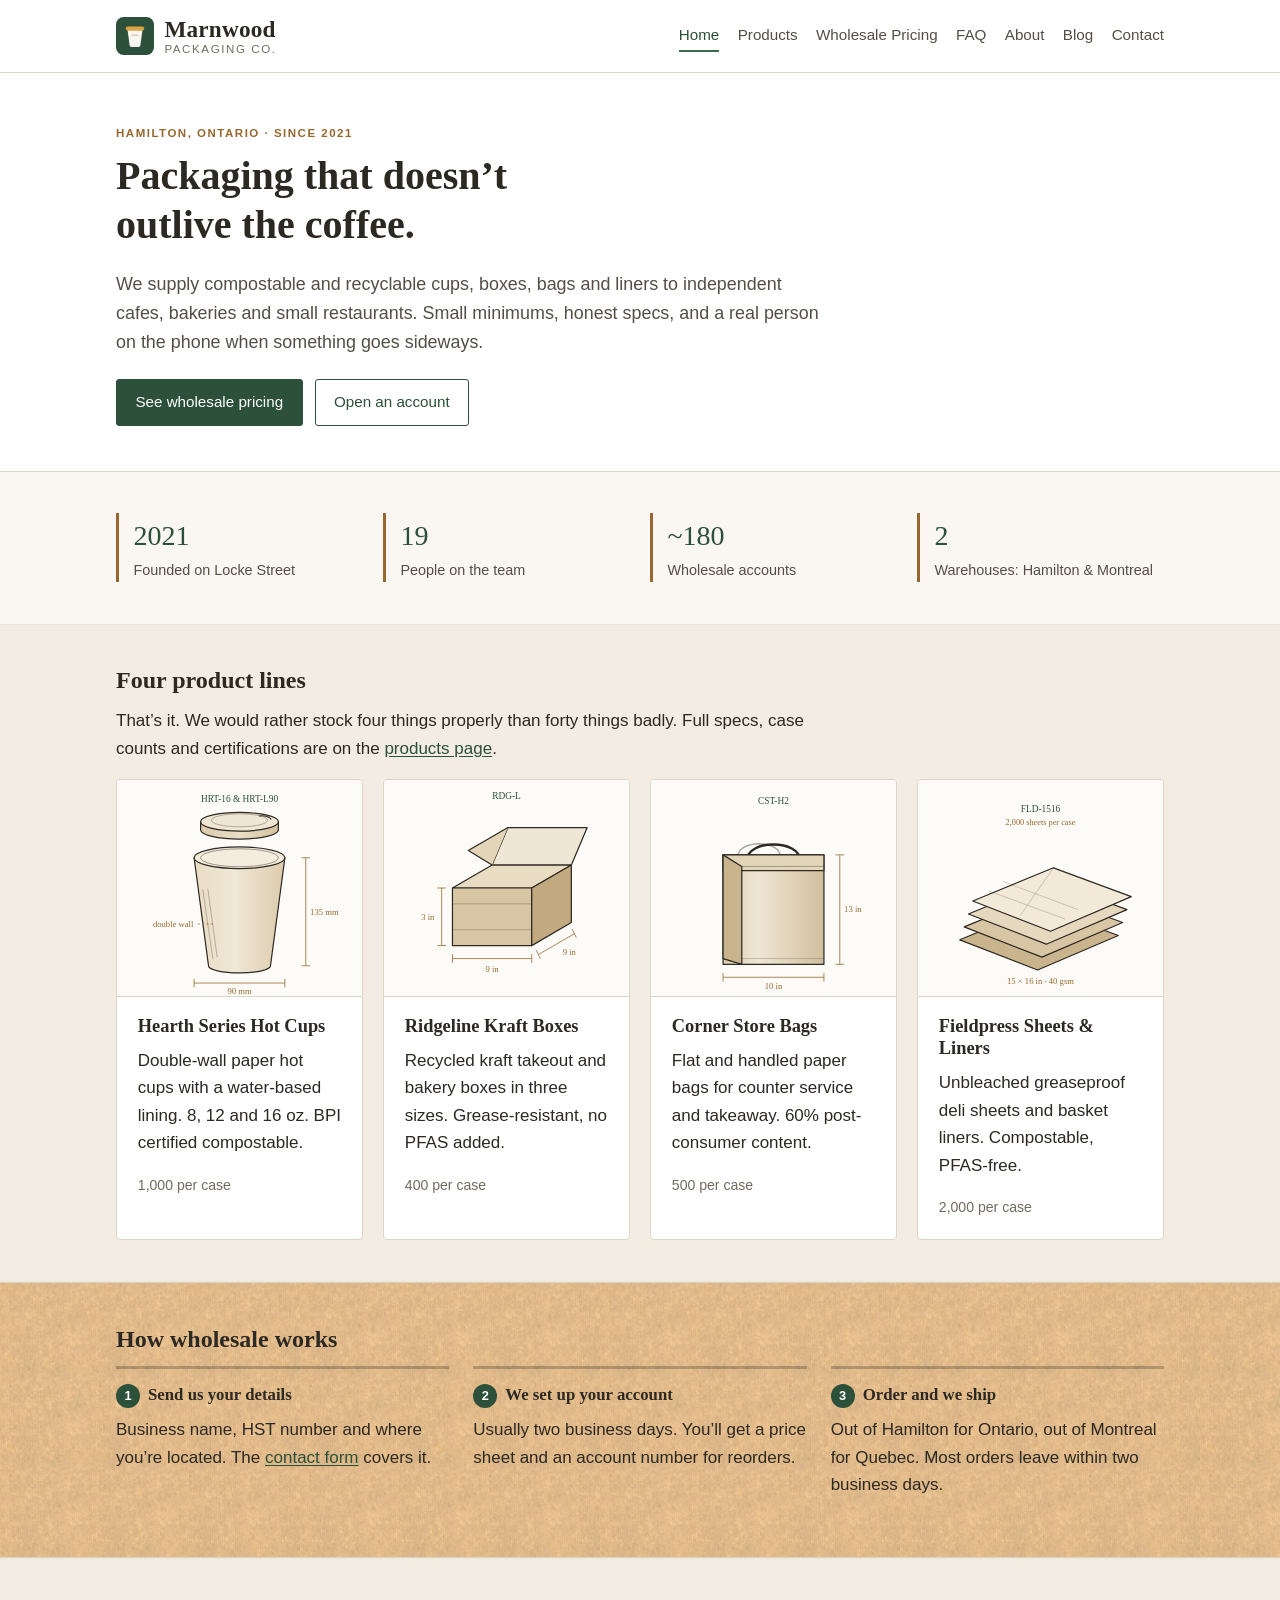
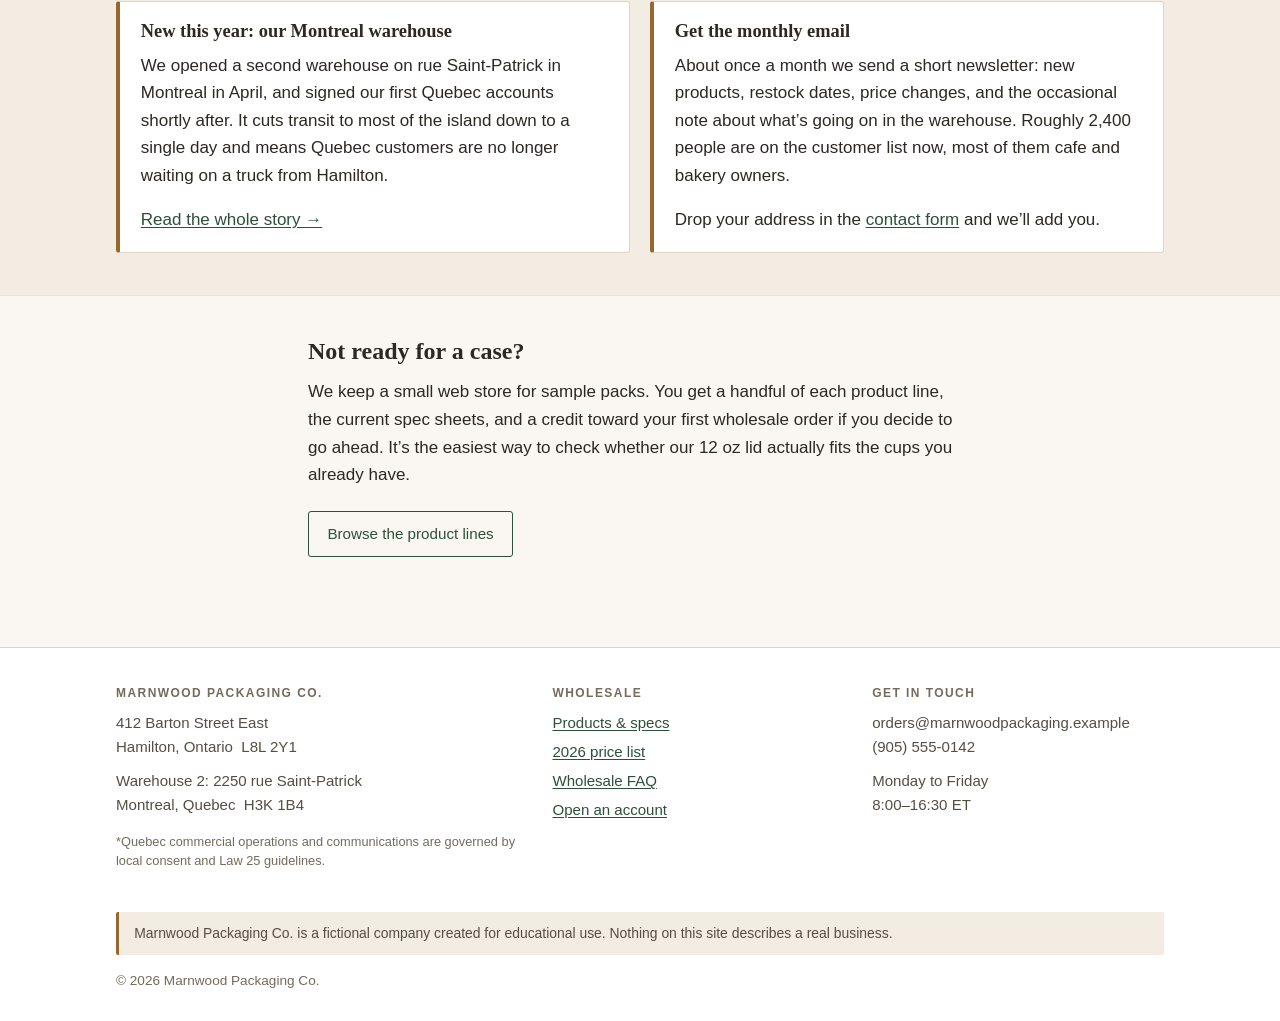
<file: index.html>
<!DOCTYPE html>
<html lang="en">
<head>
<meta charset="utf-8">
<meta name="viewport" content="width=device-width, initial-scale=1">
<meta name="robots" content="noindex, nofollow">
<title>Marnwood Packaging Co. — Compostable and recyclable packaging, Hamilton Ontario</title>
<meta name="description" content="Compostable and recyclable packaging for independent cafes, bakeries and small restaurants. Wholesale from Hamilton, Ontario.">
<link rel="stylesheet" href="style.css">
<link rel="icon" href="assets/favicon.svg" type="image/svg+xml">
</head>
<body>
<a class="skip-link" href="#main">Skip to content</a>

<header class="site-header">
  <div class="wrap header-inner">
    <a class="brand" href="index.html">
      <img class="brand-logo" src="assets/mark.svg" alt="" width="38" height="38">
      <span class="brand-text">
        <span class="brand-mark">Marnwood</span>
        <span class="brand-sub">Packaging Co.</span>
      </span>
    </a>
    <nav class="site-nav" aria-label="Main">
      <a href="index.html" aria-current="page">Home</a>
      <a href="products.html">Products</a>
      <a href="pricing.html">Wholesale Pricing</a>
      <a href="faq.html">FAQ</a>
      <a href="about.html">About</a>
      <a href="blog/index.html">Blog</a>
      <a href="contact.html">Contact</a>
    </nav>
  </div>
</header>

<main id="main">

<section class="hero">
  <div class="wrap">
    <p class="eyebrow">Hamilton, Ontario &middot; Since 2021</p>
    <h1>Packaging that doesn&rsquo;t outlive the coffee.</h1>
    <p class="lede">We supply compostable and recyclable cups, boxes, bags and liners to independent cafes,
    bakeries and small restaurants. Small minimums, honest specs, and a real person on the phone when
    something goes sideways.</p>
    <div class="btn-row">
      <a class="btn btn-primary" href="pricing.html">See wholesale pricing</a>
      <a class="btn btn-ghost" href="contact.html">Open an account</a>
    </div>
  </div>
</section>

<section class="section">
  <div class="wrap">
    <div class="stats">
      <div class="stat"><span class="stat-num">2021</span><span class="stat-label">Founded on Locke Street</span></div>
      <div class="stat"><span class="stat-num">19</span><span class="stat-label">People on the team</span></div>
      <div class="stat"><span class="stat-num">~180</span><span class="stat-label">Wholesale accounts</span></div>
      <div class="stat"><span class="stat-num">2</span><span class="stat-label">Warehouses: Hamilton &amp; Montreal</span></div>
    </div>
  </div>
</section>

<section class="section section-alt">
  <div class="wrap">
    <h2 style="margin-top:0">Four product lines</h2>
    <p class="measure">That&rsquo;s it. We would rather stock four things properly than forty things badly.
    Full specs, case counts and certifications are on the <a href="products.html">products page</a>.</p>
    <div class="grid grid-4">
      <div class="card card-media">
        <img class="product-art" src="assets/product-hearth.svg" alt="Line drawing of a double-wall paper hot cup with a separate fibre lid" width="340" height="300" loading="lazy">
        <div class="card-body">
          <h3>Hearth Series Hot Cups</h3>
          <p>Double-wall paper hot cups with a water-based lining. 8, 12 and 16 oz. BPI certified compostable.</p>
          <p class="card-note">1,000 per case</p>
        </div>
      </div>
      <div class="card card-media">
        <img class="product-art" src="assets/product-ridgeline.svg" alt="Isometric line drawing of a kraft tuck-top takeout box with the lid flap raised" width="340" height="300" loading="lazy">
        <div class="card-body">
          <h3>Ridgeline Kraft Boxes</h3>
          <p>Recycled kraft takeout and bakery boxes in three sizes. Grease-resistant, no PFAS added.</p>
          <p class="card-note">400 per case</p>
        </div>
      </div>
      <div class="card card-media">
        <img class="product-art" src="assets/product-corner-store.svg" alt="Line drawing of a handled kraft paper bag showing the side gusset" width="340" height="300" loading="lazy">
        <div class="card-body">
          <h3>Corner Store Bags</h3>
          <p>Flat and handled paper bags for counter service and takeaway. 60% post-consumer content.</p>
          <p class="card-note">500 per case</p>
        </div>
      </div>
      <div class="card card-media">
        <img class="product-art" src="assets/product-fieldpress.svg" alt="Line drawing of a fanned stack of unbleached greaseproof deli sheets" width="340" height="300" loading="lazy">
        <div class="card-body">
          <h3>Fieldpress Sheets &amp; Liners</h3>
          <p>Unbleached greaseproof deli sheets and basket liners. Compostable, PFAS-free.</p>
          <p class="card-note">2,000 per case</p>
        </div>
      </div>
    </div>
  </div>
</section>

<section class="section kraft-band">
  <div class="wrap">
    <h2 style="margin-top:0">How wholesale works</h2>
    <div class="steps">
      <div class="step">
        <h3>Send us your details</h3>
        <p>Business name, HST number and where you&rsquo;re located. The
        <a href="contact.html">contact form</a> covers it.</p>
      </div>
      <div class="step">
        <h3>We set up your account</h3>
        <p>Usually two business days. You&rsquo;ll get a price sheet and an account number for reorders.</p>
      </div>
      <div class="step">
        <h3>Order and we ship</h3>
        <p>Out of Hamilton for Ontario, out of Montreal for Quebec. Most orders leave within two business days.</p>
      </div>
    </div>
  </div>
</section>

<section class="section section-alt">
  <div class="wrap">
    <div class="grid grid-2">
      <div class="callout">
        <h3>New this year: our Montreal warehouse</h3>
        <p>We opened a second warehouse on rue Saint-Patrick in Montreal in April, and signed our first
        Quebec accounts shortly after. It cuts transit to most of the island down to a single day and means
        Quebec customers are no longer waiting on a truck from Hamilton.</p>
        <p><a href="blog/montreal-warehouse.html">Read the whole story &rarr;</a></p>
      </div>
      <div class="callout">
        <h3>Get the monthly email</h3>
        <p>About once a month we send a short newsletter: new products, restock dates, price changes, and the
        occasional note about what&rsquo;s going on in the warehouse. Roughly 2,400 people are on the customer
        list now, most of them cafe and bakery owners.</p>
        <p>Drop your address in the <a href="contact.html">contact form</a> and we&rsquo;ll add you.</p>
      </div>
    </div>
  </div>
</section>

<section class="section">
  <div class="wrap measure">
    <h2 style="margin-top:0">Not ready for a case?</h2>
    <p>We keep a small web store for sample packs. You get a handful of each product line, the current spec
    sheets, and a credit toward your first wholesale order if you decide to go ahead. It&rsquo;s the easiest way
    to check whether our 12 oz lid actually fits the cups you already have.</p>
    <div class="btn-row">
      <a class="btn btn-ghost" href="products.html">Browse the product lines</a>
    </div>
  </div>
</section>

</main>

<footer class="site-footer">
  <div class="wrap">
    <div class="footer-cols">
      <div>
        <h2>Marnwood Packaging Co.</h2>
        <p>412 Barton Street East<br>Hamilton, Ontario&nbsp; L8L 2Y1</p>
        <p>Warehouse 2: 2250 rue Saint-Patrick<br>Montreal, Quebec&nbsp; H3K 1B4</p>
        <p class="legal-fine-print">*Quebec commercial operations and communications are governed by local consent and Law&nbsp;25 guidelines.</p>
      </div>
      <div>
        <h2>Wholesale</h2>
        <ul>
          <li><a href="products.html">Products &amp; specs</a></li>
          <li><a href="pricing.html">2026 price list</a></li>
          <li><a href="faq.html">Wholesale FAQ</a></li>
          <li><a href="contact.html">Open an account</a></li>
        </ul>
      </div>
      <div>
        <h2>Get in touch</h2>
        <p>orders@marnwoodpackaging.example<br>(905) 555&#8209;0142</p>
        <p>Monday to Friday<br>8:00&ndash;16:30 ET</p>
      </div>
    </div>
    <p class="fiction-notice">Marnwood Packaging Co. is a fictional company created for educational use. Nothing on this site describes a real business.</p>
    <p class="copyright">&copy; 2026 Marnwood Packaging Co.</p>
  </div>
</footer>

</body>
</html>
</file>
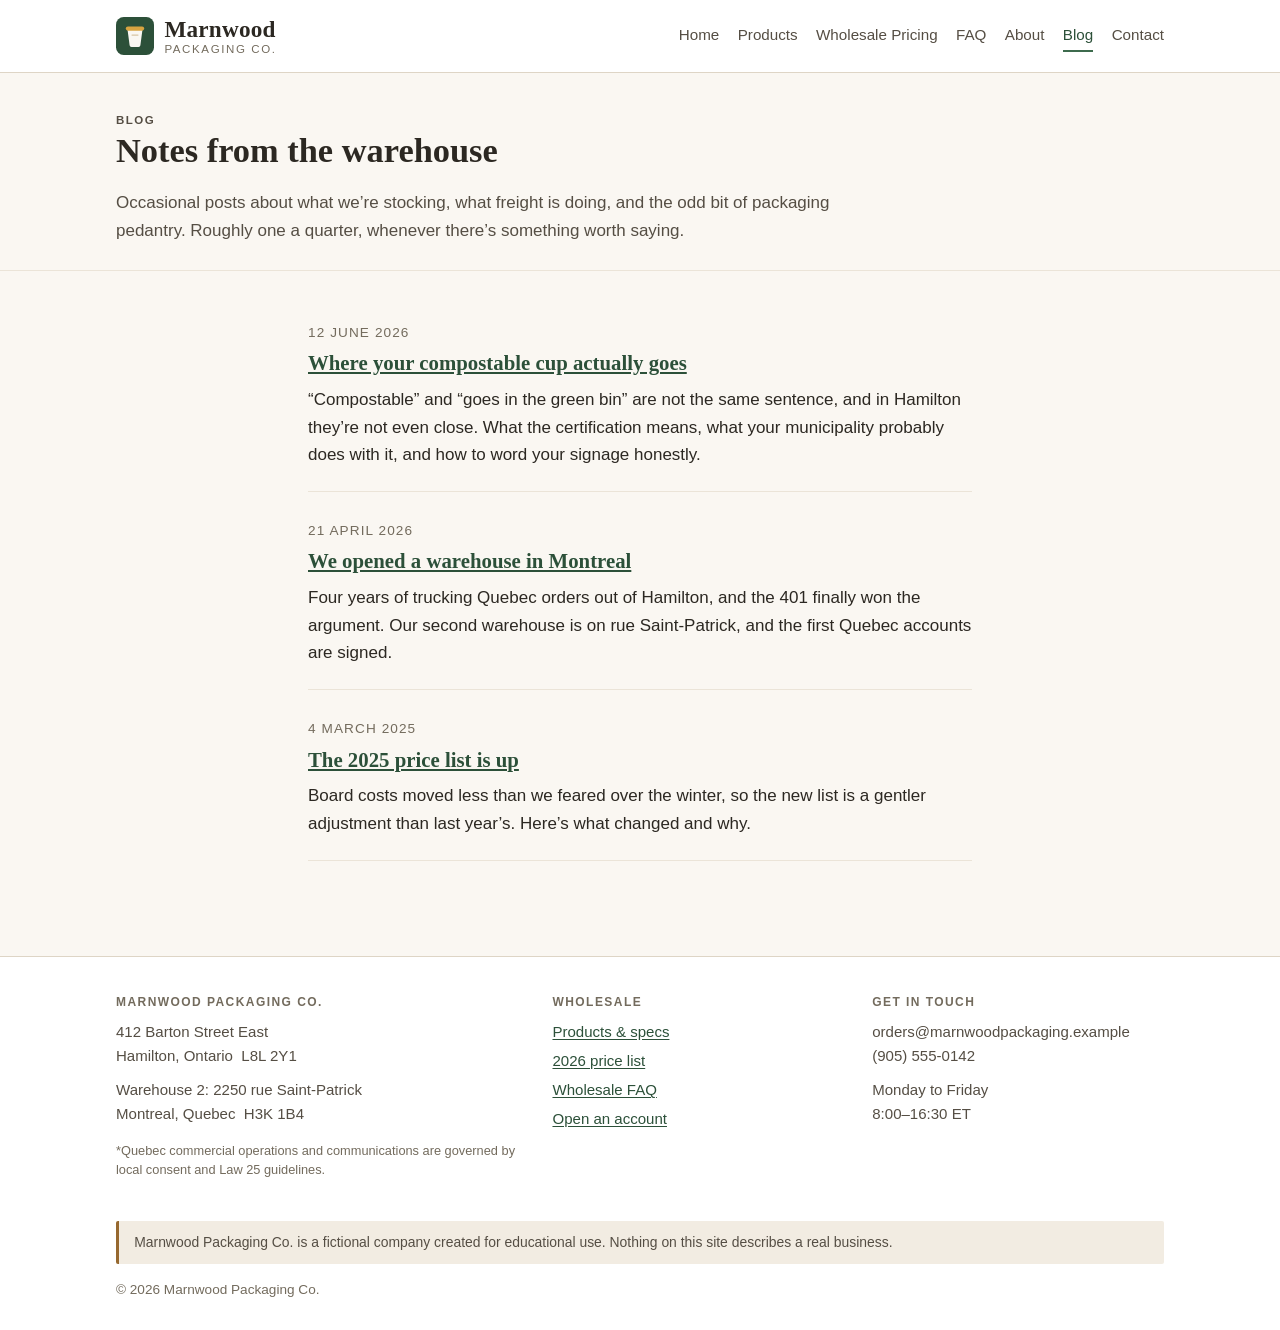
<file: blog/index.html>
<!DOCTYPE html>
<html lang="en">
<head>
<meta charset="utf-8">
<meta name="viewport" content="width=device-width, initial-scale=1">
<meta name="robots" content="noindex, nofollow">
<title>Blog — Marnwood Packaging Co.</title>
<meta name="description" content="Notes from the warehouse: price changes, the Montreal move, and what actually happens to a compostable cup.">
<link rel="stylesheet" href="../style.css">
<link rel="icon" href="../assets/favicon.svg" type="image/svg+xml">
</head>
<body>
<a class="skip-link" href="#main">Skip to content</a>

<header class="site-header">
  <div class="wrap header-inner">
    <a class="brand" href="../index.html">
      <img class="brand-logo" src="../assets/mark.svg" alt="" width="38" height="38">
      <span class="brand-text">
        <span class="brand-mark">Marnwood</span>
        <span class="brand-sub">Packaging Co.</span>
      </span>
    </a>
    <nav class="site-nav" aria-label="Main">
      <a href="../index.html">Home</a>
      <a href="../products.html">Products</a>
      <a href="../pricing.html">Wholesale Pricing</a>
      <a href="../faq.html">FAQ</a>
      <a href="../about.html">About</a>
      <a href="index.html" aria-current="page">Blog</a>
      <a href="../contact.html">Contact</a>
    </nav>
  </div>
</header>

<main id="main">

<div class="page-head">
  <div class="wrap">
    <p class="eyebrow">Blog</p>
    <h1>Notes from the warehouse</h1>
    <p>Occasional posts about what we&rsquo;re stocking, what freight is doing, and the odd bit of
    packaging pedantry. Roughly one a quarter, whenever there&rsquo;s something worth saying.</p>
  </div>
</div>

<section class="section">
  <div class="wrap measure">
    <ul class="post-list">

      <li class="post-item">
        <p class="post-meta">12 June 2026</p>
        <h2><a href="green-bin-reality.html">Where your compostable cup actually goes</a></h2>
        <p>&ldquo;Compostable&rdquo; and &ldquo;goes in the green bin&rdquo; are not the same sentence, and
        in Hamilton they&rsquo;re not even close. What the certification means, what your municipality
        probably does with it, and how to word your signage honestly.</p>
      </li>

      <li class="post-item">
        <p class="post-meta">21 April 2026</p>
        <h2><a href="montreal-warehouse.html">We opened a warehouse in Montreal</a></h2>
        <p>Four years of trucking Quebec orders out of Hamilton, and the 401 finally won the argument.
        Our second warehouse is on rue Saint-Patrick, and the first Quebec accounts are signed.</p>
      </li>

      <li class="post-item">
        <p class="post-meta">4 March 2025</p>
        <h2><a href="2025-price-list.html">The 2025 price list is up</a></h2>
        <p>Board costs moved less than we feared over the winter, so the new list is a gentler adjustment
        than last year&rsquo;s. Here&rsquo;s what changed and why.</p>
      </li>

    </ul>
  </div>
</section>

</main>

<footer class="site-footer">
  <div class="wrap">
    <div class="footer-cols">
      <div>
        <h2>Marnwood Packaging Co.</h2>
        <p>412 Barton Street East<br>Hamilton, Ontario&nbsp; L8L 2Y1</p>
        <p>Warehouse 2: 2250 rue Saint-Patrick<br>Montreal, Quebec&nbsp; H3K 1B4</p>
        <p class="legal-fine-print">*Quebec commercial operations and communications are governed by local consent and Law&nbsp;25 guidelines.</p>
      </div>
      <div>
        <h2>Wholesale</h2>
        <ul>
          <li><a href="../products.html">Products &amp; specs</a></li>
          <li><a href="../pricing.html">2026 price list</a></li>
          <li><a href="../faq.html">Wholesale FAQ</a></li>
          <li><a href="../contact.html">Open an account</a></li>
        </ul>
      </div>
      <div>
        <h2>Get in touch</h2>
        <p>orders@marnwoodpackaging.example<br>(905) 555&#8209;0142</p>
        <p>Monday to Friday<br>8:00&ndash;16:30 ET</p>
      </div>
    </div>
    <p class="fiction-notice">Marnwood Packaging Co. is a fictional company created for educational use. Nothing on this site describes a real business.</p>
    <p class="copyright">&copy; 2026 Marnwood Packaging Co.</p>
  </div>
</footer>

</body>
</html>
</file>
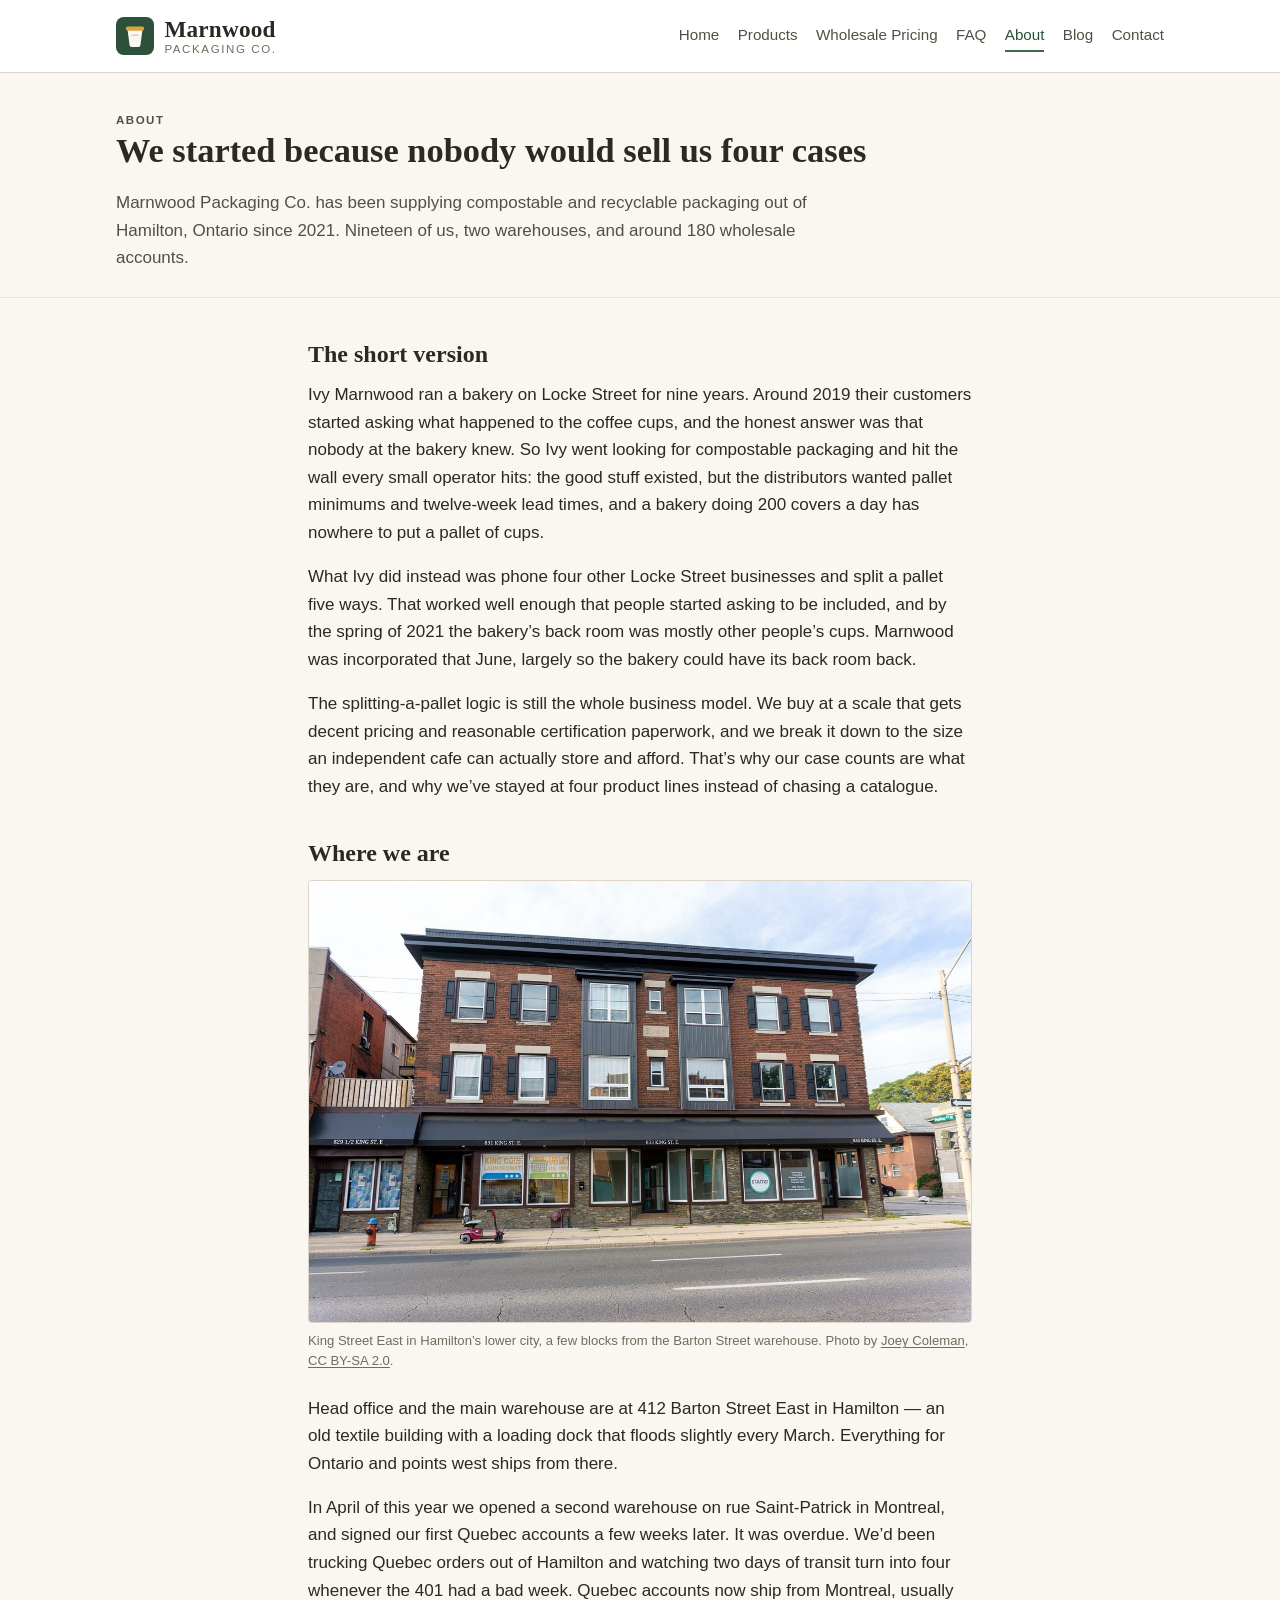
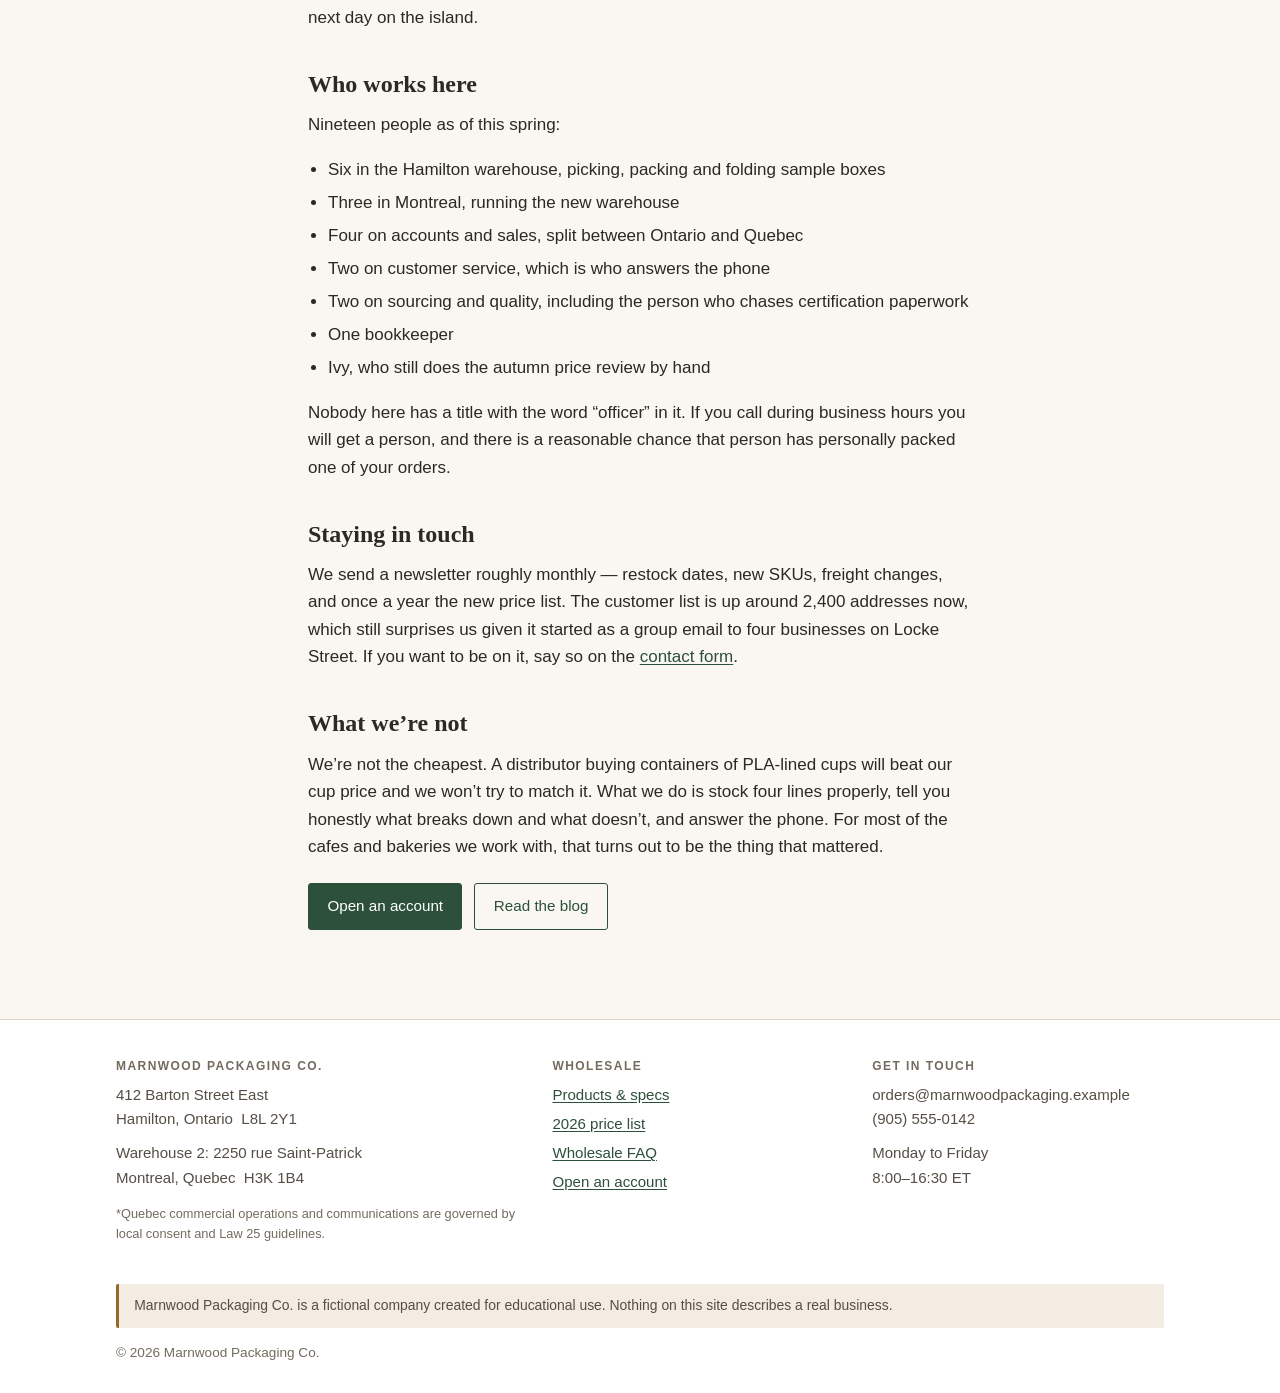
<file: about.html>
<!DOCTYPE html>
<html lang="en">
<head>
<meta charset="utf-8">
<meta name="viewport" content="width=device-width, initial-scale=1">
<meta name="robots" content="noindex, nofollow">
<title>About Marnwood Packaging Co. — Hamilton, Ontario</title>
<meta name="description" content="How Marnwood started on Locke Street in 2021, who works here, and where our two warehouses are.">
<link rel="stylesheet" href="style.css">
<link rel="icon" href="assets/favicon.svg" type="image/svg+xml">
</head>
<body>
<a class="skip-link" href="#main">Skip to content</a>

<header class="site-header">
  <div class="wrap header-inner">
    <a class="brand" href="index.html">
      <img class="brand-logo" src="assets/mark.svg" alt="" width="38" height="38">
      <span class="brand-text">
        <span class="brand-mark">Marnwood</span>
        <span class="brand-sub">Packaging Co.</span>
      </span>
    </a>
    <nav class="site-nav" aria-label="Main">
      <a href="index.html">Home</a>
      <a href="products.html">Products</a>
      <a href="pricing.html">Wholesale Pricing</a>
      <a href="faq.html">FAQ</a>
      <a href="about.html" aria-current="page">About</a>
      <a href="blog/index.html">Blog</a>
      <a href="contact.html">Contact</a>
    </nav>
  </div>
</header>

<main id="main">

<div class="page-head">
  <div class="wrap">
    <p class="eyebrow">About</p>
    <h1>We started because nobody would sell us four cases</h1>
    <p>Marnwood Packaging Co. has been supplying compostable and recyclable packaging out of Hamilton,
    Ontario since 2021. Nineteen of us, two warehouses, and around 180 wholesale accounts.</p>
  </div>
</div>

<section class="section">
  <div class="wrap measure">
    <h2 style="margin-top:0">The short version</h2>
    <p>Ivy Marnwood ran a bakery on Locke Street for nine years. Around 2019 their customers started asking
    what happened to the coffee cups, and the honest answer was that nobody at the bakery knew. So Ivy went
    looking for compostable packaging and hit the wall every small operator hits: the good stuff existed, but
    the distributors wanted pallet minimums and twelve-week lead times, and a bakery doing 200 covers a day
    has nowhere to put a pallet of cups.</p>

    <p>What Ivy did instead was phone four other Locke Street businesses and split a pallet five ways. That
    worked well enough that people started asking to be included, and by the spring of 2021 the bakery&rsquo;s
    back room was mostly other people&rsquo;s cups. Marnwood was incorporated that June, largely so the bakery
    could have its back room back.</p>

    <p>The splitting-a-pallet logic is still the whole business model. We buy at a scale that gets decent
    pricing and reasonable certification paperwork, and we break it down to the size an independent cafe can
    actually store and afford. That&rsquo;s why our case counts are what they are, and why we&rsquo;ve stayed
    at four product lines instead of chasing a catalogue.</p>

    <h2>Where we are</h2>
    <figure class="photo-figure">
      <img src="assets/img/hamilton-east-end.jpg" alt="A three-storey red brick commercial building on King Street East in Hamilton, Ontario, with storefronts at street level" width="1200" height="800" loading="lazy">
      <figcaption>King Street East in Hamilton&rsquo;s lower city, a few blocks from the Barton Street warehouse.
      Photo by <a href="https://commons.wikimedia.org/wiki/File:Hamilton_Ontario_King_Street_East_at_Holton_(50339442408).jpg">Joey Coleman</a>,
      <a href="https://creativecommons.org/licenses/by-sa/2.0/">CC BY-SA 2.0</a>.</figcaption>
    </figure>
    <p>Head office and the main warehouse are at 412 Barton Street East in Hamilton &mdash; an old textile
    building with a loading dock that floods slightly every March. Everything for Ontario and points west
    ships from there.</p>

    <p>In April of this year we opened a second warehouse on rue Saint-Patrick in Montreal, and signed our
    first Quebec accounts a few weeks later. It was overdue. We&rsquo;d been trucking Quebec orders out of
    Hamilton and watching two days of transit turn into four whenever the 401 had a bad week. Quebec accounts
    now ship from Montreal, usually next day on the island.</p>

    <h2>Who works here</h2>
    <p>Nineteen people as of this spring:</p>
    <ul>
      <li>Six in the Hamilton warehouse, picking, packing and folding sample boxes</li>
      <li>Three in Montreal, running the new warehouse</li>
      <li>Four on accounts and sales, split between Ontario and Quebec</li>
      <li>Two on customer service, which is who answers the phone</li>
      <li>Two on sourcing and quality, including the person who chases certification paperwork</li>
      <li>One bookkeeper</li>
      <li>Ivy, who still does the autumn price review by hand</li>
    </ul>

    <p>Nobody here has a title with the word &ldquo;officer&rdquo; in it. If you call during business hours
    you will get a person, and there is a reasonable chance that person has personally packed one of your
    orders.</p>

    <h2>Staying in touch</h2>
    <p>We send a newsletter roughly monthly &mdash; restock dates, new SKUs, freight changes, and once a year
    the new price list. The customer list is up around 2,400 addresses now, which still surprises us given
    it started as a group email to four businesses on Locke Street. If you want to be on it, say so on the
    <a href="contact.html">contact form</a>.</p>

    <h2>What we&rsquo;re not</h2>
    <p>We&rsquo;re not the cheapest. A distributor buying containers of PLA-lined cups will beat our cup price
    and we won&rsquo;t try to match it. What we do is stock four lines properly, tell you honestly what
    breaks down and what doesn&rsquo;t, and answer the phone. For most of the cafes and bakeries we work with,
    that turns out to be the thing that mattered.</p>

    <div class="btn-row">
      <a class="btn btn-primary" href="contact.html">Open an account</a>
      <a class="btn btn-ghost" href="blog/index.html">Read the blog</a>
    </div>
  </div>
</section>

</main>

<footer class="site-footer">
  <div class="wrap">
    <div class="footer-cols">
      <div>
        <h2>Marnwood Packaging Co.</h2>
        <p>412 Barton Street East<br>Hamilton, Ontario&nbsp; L8L 2Y1</p>
        <p>Warehouse 2: 2250 rue Saint-Patrick<br>Montreal, Quebec&nbsp; H3K 1B4</p>
        <p class="legal-fine-print">*Quebec commercial operations and communications are governed by local consent and Law&nbsp;25 guidelines.</p>
      </div>
      <div>
        <h2>Wholesale</h2>
        <ul>
          <li><a href="products.html">Products &amp; specs</a></li>
          <li><a href="pricing.html">2026 price list</a></li>
          <li><a href="faq.html">Wholesale FAQ</a></li>
          <li><a href="contact.html">Open an account</a></li>
        </ul>
      </div>
      <div>
        <h2>Get in touch</h2>
        <p>orders@marnwoodpackaging.example<br>(905) 555&#8209;0142</p>
        <p>Monday to Friday<br>8:00&ndash;16:30 ET</p>
      </div>
    </div>
    <p class="fiction-notice">Marnwood Packaging Co. is a fictional company created for educational use. Nothing on this site describes a real business.</p>
    <p class="copyright">&copy; 2026 Marnwood Packaging Co.</p>
  </div>
</footer>

</body>
</html>
</file>
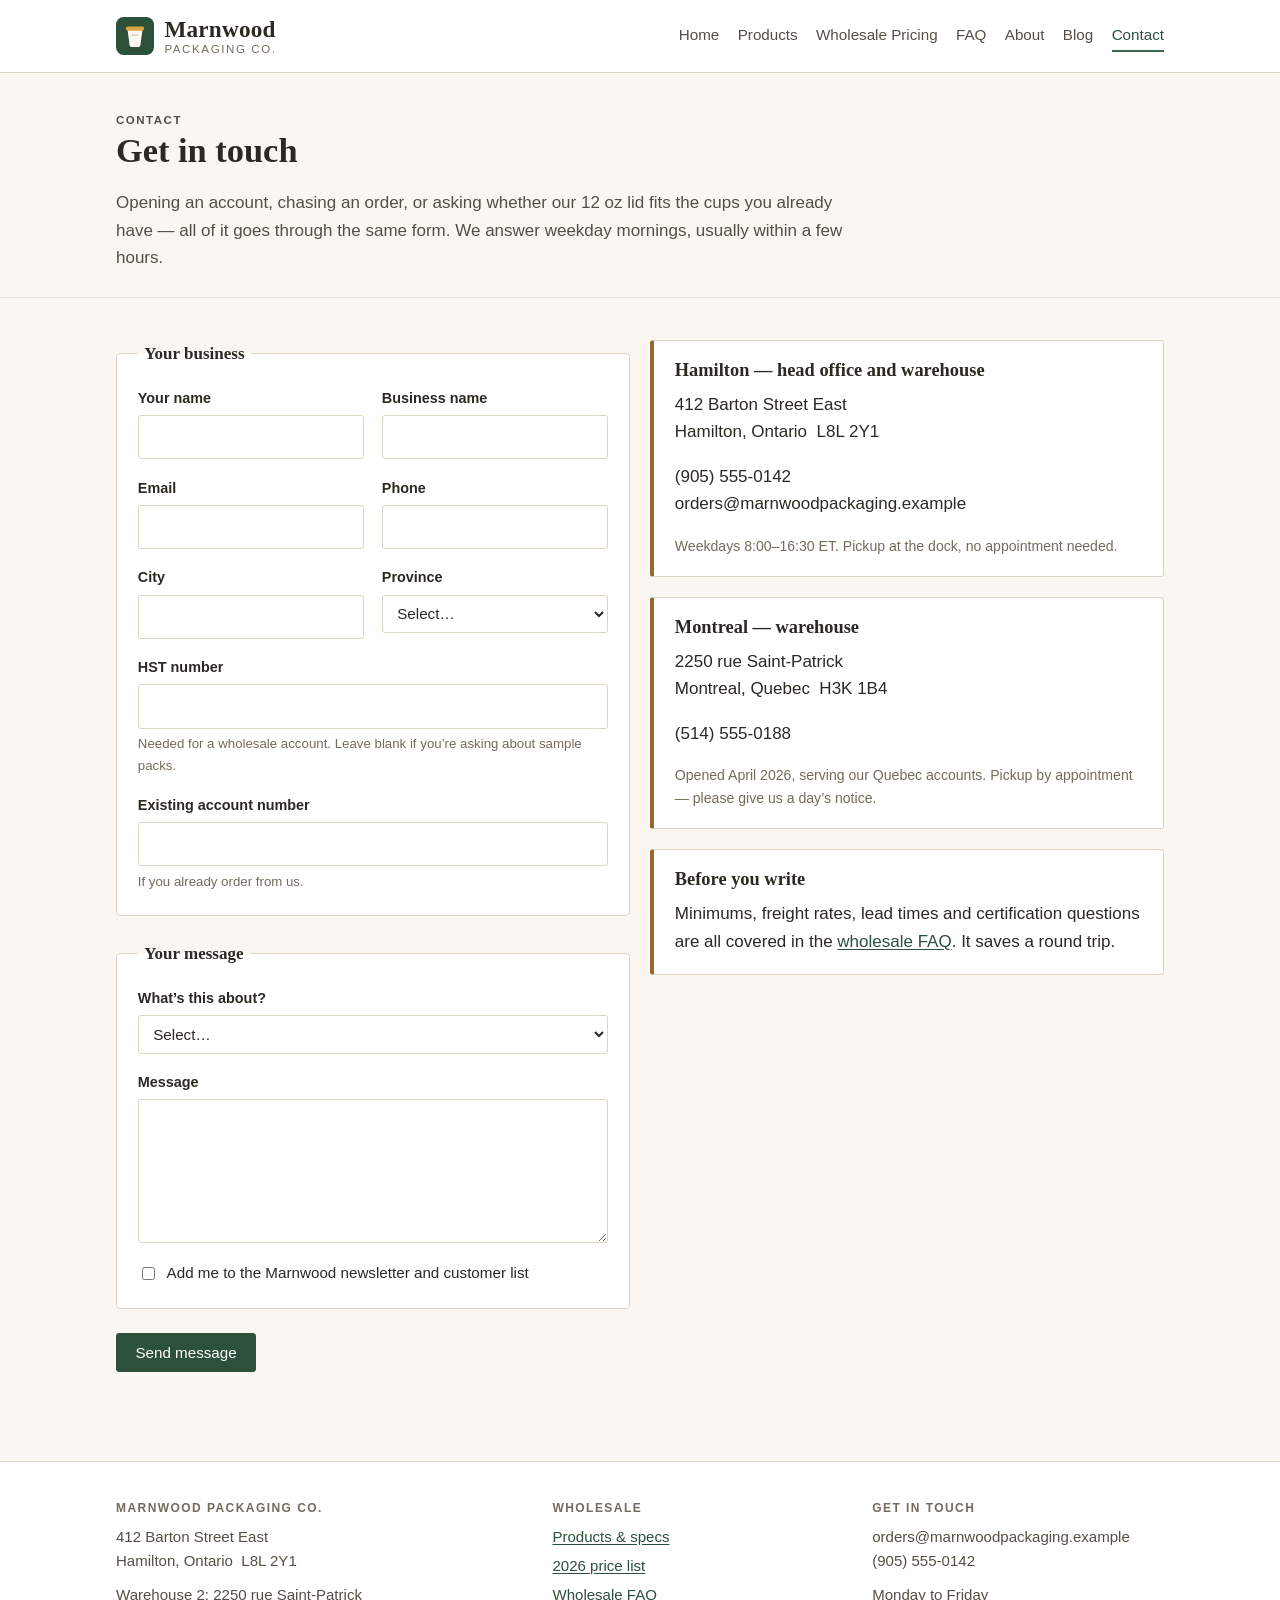
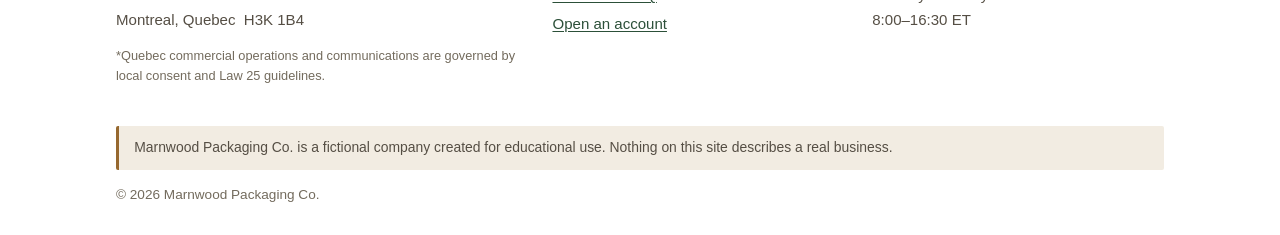
<file: contact.html>
<!DOCTYPE html>
<html lang="en">
<head>
<meta charset="utf-8">
<meta name="viewport" content="width=device-width, initial-scale=1">
<meta name="robots" content="noindex, nofollow">
<title>Contact &amp; Open an Account — Marnwood Packaging Co.</title>
<meta name="description" content="Open a wholesale account, ask about freight, or request a sample pack.">
<link rel="stylesheet" href="style.css">
<link rel="icon" href="assets/favicon.svg" type="image/svg+xml">
</head>
<body>
<a class="skip-link" href="#main">Skip to content</a>

<header class="site-header">
  <div class="wrap header-inner">
    <a class="brand" href="index.html">
      <img class="brand-logo" src="assets/mark.svg" alt="" width="38" height="38">
      <span class="brand-text">
        <span class="brand-mark">Marnwood</span>
        <span class="brand-sub">Packaging Co.</span>
      </span>
    </a>
    <nav class="site-nav" aria-label="Main">
      <a href="index.html">Home</a>
      <a href="products.html">Products</a>
      <a href="pricing.html">Wholesale Pricing</a>
      <a href="faq.html">FAQ</a>
      <a href="about.html">About</a>
      <a href="blog/index.html">Blog</a>
      <a href="contact.html" aria-current="page">Contact</a>
    </nav>
  </div>
</header>

<main id="main">

<div class="page-head">
  <div class="wrap">
    <p class="eyebrow">Contact</p>
    <h1>Get in touch</h1>
    <p>Opening an account, chasing an order, or asking whether our 12 oz lid fits the cups you already have
    &mdash; all of it goes through the same form. We answer weekday mornings, usually within a few hours.</p>
  </div>
</div>

<section class="section">
  <div class="wrap">
    <div class="grid grid-2">

      <div>
        <form class="contact-form">
          <fieldset>
            <legend>Your business</legend>
            <div class="form-grid">
              <div class="field">
                <label for="name">Your name</label>
                <input type="text" id="name" name="name" autocomplete="name">
              </div>
              <div class="field">
                <label for="business">Business name</label>
                <input type="text" id="business" name="business" autocomplete="organization">
              </div>
              <div class="field">
                <label for="email">Email</label>
                <input type="email" id="email" name="email" autocomplete="email">
              </div>
              <div class="field">
                <label for="phone">Phone</label>
                <input type="tel" id="phone" name="phone" autocomplete="tel">
              </div>
              <div class="field">
                <label for="city">City</label>
                <input type="text" id="city" name="city" autocomplete="address-level2">
              </div>
              <div class="field">
                <label for="province">Province</label>
                <select id="province" name="province">
                  <option value="">Select&hellip;</option>
                  <option value="ON">Ontario</option>
                  <option value="QC">Quebec</option>
                  <option value="MB">Manitoba</option>
                  <option value="NB">New Brunswick</option>
                  <option value="NS">Nova Scotia</option>
                  <option value="PE">Prince Edward Island</option>
                  <option value="NL">Newfoundland and Labrador</option>
                  <option value="SK">Saskatchewan</option>
                  <option value="AB">Alberta</option>
                  <option value="BC">British Columbia</option>
                </select>
              </div>
              <div class="field field-full">
                <label for="hst">HST number</label>
                <input type="text" id="hst" name="hst">
                <p class="hint">Needed for a wholesale account. Leave blank if you&rsquo;re asking about
                sample packs.</p>
              </div>
              <div class="field field-full">
                <label for="account">Existing account number</label>
                <input type="text" id="account" name="account">
                <p class="hint">If you already order from us.</p>
              </div>
            </div>
          </fieldset>

          <fieldset>
            <legend>Your message</legend>
            <div class="form-grid">
              <div class="field field-full">
                <label for="subject">What&rsquo;s this about?</label>
                <select id="subject" name="subject">
                  <option value="">Select&hellip;</option>
                  <option value="new-account">Opening a wholesale account</option>
                  <option value="sample">Sample pack</option>
                  <option value="order">An existing order</option>
                  <option value="freight">Freight or delivery</option>
                  <option value="custom">Custom printing</option>
                  <option value="specs">Product specs or certification</option>
                  <option value="other">Something else</option>
                </select>
              </div>
              <div class="field field-full">
                <label for="message">Message</label>
                <textarea id="message" name="message"></textarea>
              </div>
              <div class="checkbox-row">
                <input type="checkbox" id="newsletter" name="newsletter" value="yes">
                <label for="newsletter">Add me to the Marnwood newsletter and customer list</label>
              </div>
            </div>
          </fieldset>

          <button class="btn btn-primary" type="submit">Send message</button>
        </form>
      </div>

      <div>
        <div class="callout">
          <h3>Hamilton &mdash; head office and warehouse</h3>
          <p>412 Barton Street East<br>Hamilton, Ontario&nbsp; L8L 2Y1</p>
          <p>(905) 555&#8209;0142<br>orders@marnwoodpackaging.example</p>
          <p class="card-note">Weekdays 8:00&ndash;16:30 ET. Pickup at the dock, no appointment needed.</p>
        </div>

        <div class="callout" style="margin-top:1.25rem">
          <h3>Montreal &mdash; warehouse</h3>
          <p>2250 rue Saint-Patrick<br>Montreal, Quebec&nbsp; H3K 1B4</p>
          <p>(514) 555&#8209;0188</p>
          <p class="card-note">Opened April 2026, serving our Quebec accounts. Pickup by appointment &mdash;
          please give us a day&rsquo;s notice.</p>
        </div>

        <div class="callout" style="margin-top:1.25rem">
          <h3>Before you write</h3>
          <p>Minimums, freight rates, lead times and certification questions are all covered in the
          <a href="faq.html">wholesale FAQ</a>. It saves a round trip.</p>
        </div>
      </div>

    </div>
  </div>
</section>

</main>

<footer class="site-footer">
  <div class="wrap">
    <div class="footer-cols">
      <div>
        <h2>Marnwood Packaging Co.</h2>
        <p>412 Barton Street East<br>Hamilton, Ontario&nbsp; L8L 2Y1</p>
        <p>Warehouse 2: 2250 rue Saint-Patrick<br>Montreal, Quebec&nbsp; H3K 1B4</p>
        <p class="legal-fine-print">*Quebec commercial operations and communications are governed by local consent and Law&nbsp;25 guidelines.</p>
      </div>
      <div>
        <h2>Wholesale</h2>
        <ul>
          <li><a href="products.html">Products &amp; specs</a></li>
          <li><a href="pricing.html">2026 price list</a></li>
          <li><a href="faq.html">Wholesale FAQ</a></li>
          <li><a href="contact.html">Open an account</a></li>
        </ul>
      </div>
      <div>
        <h2>Get in touch</h2>
        <p>orders@marnwoodpackaging.example<br>(905) 555&#8209;0142</p>
        <p>Monday to Friday<br>8:00&ndash;16:30 ET</p>
      </div>
    </div>
    <p class="fiction-notice">Marnwood Packaging Co. is a fictional company created for educational use. Nothing on this site describes a real business.</p>
    <p class="copyright">&copy; 2026 Marnwood Packaging Co.</p>
  </div>
</footer>

</body>
</html>
</file>
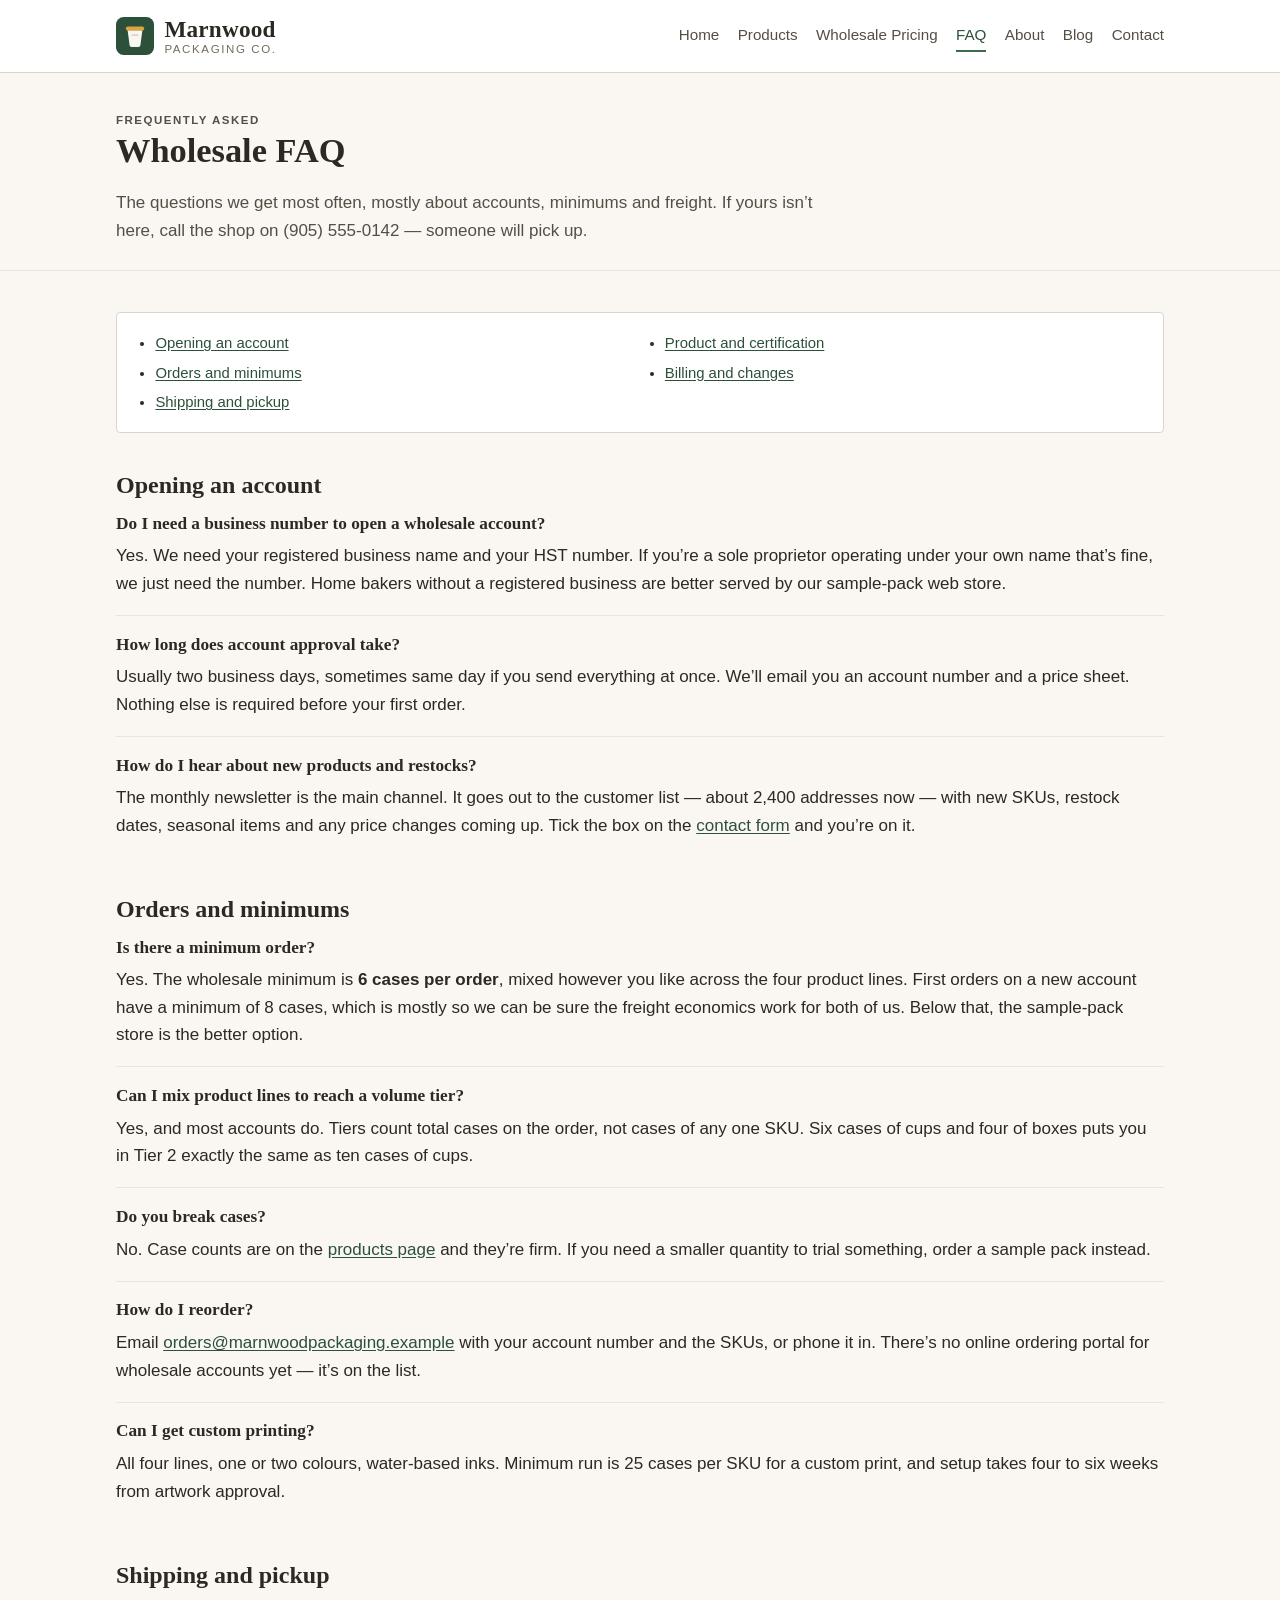
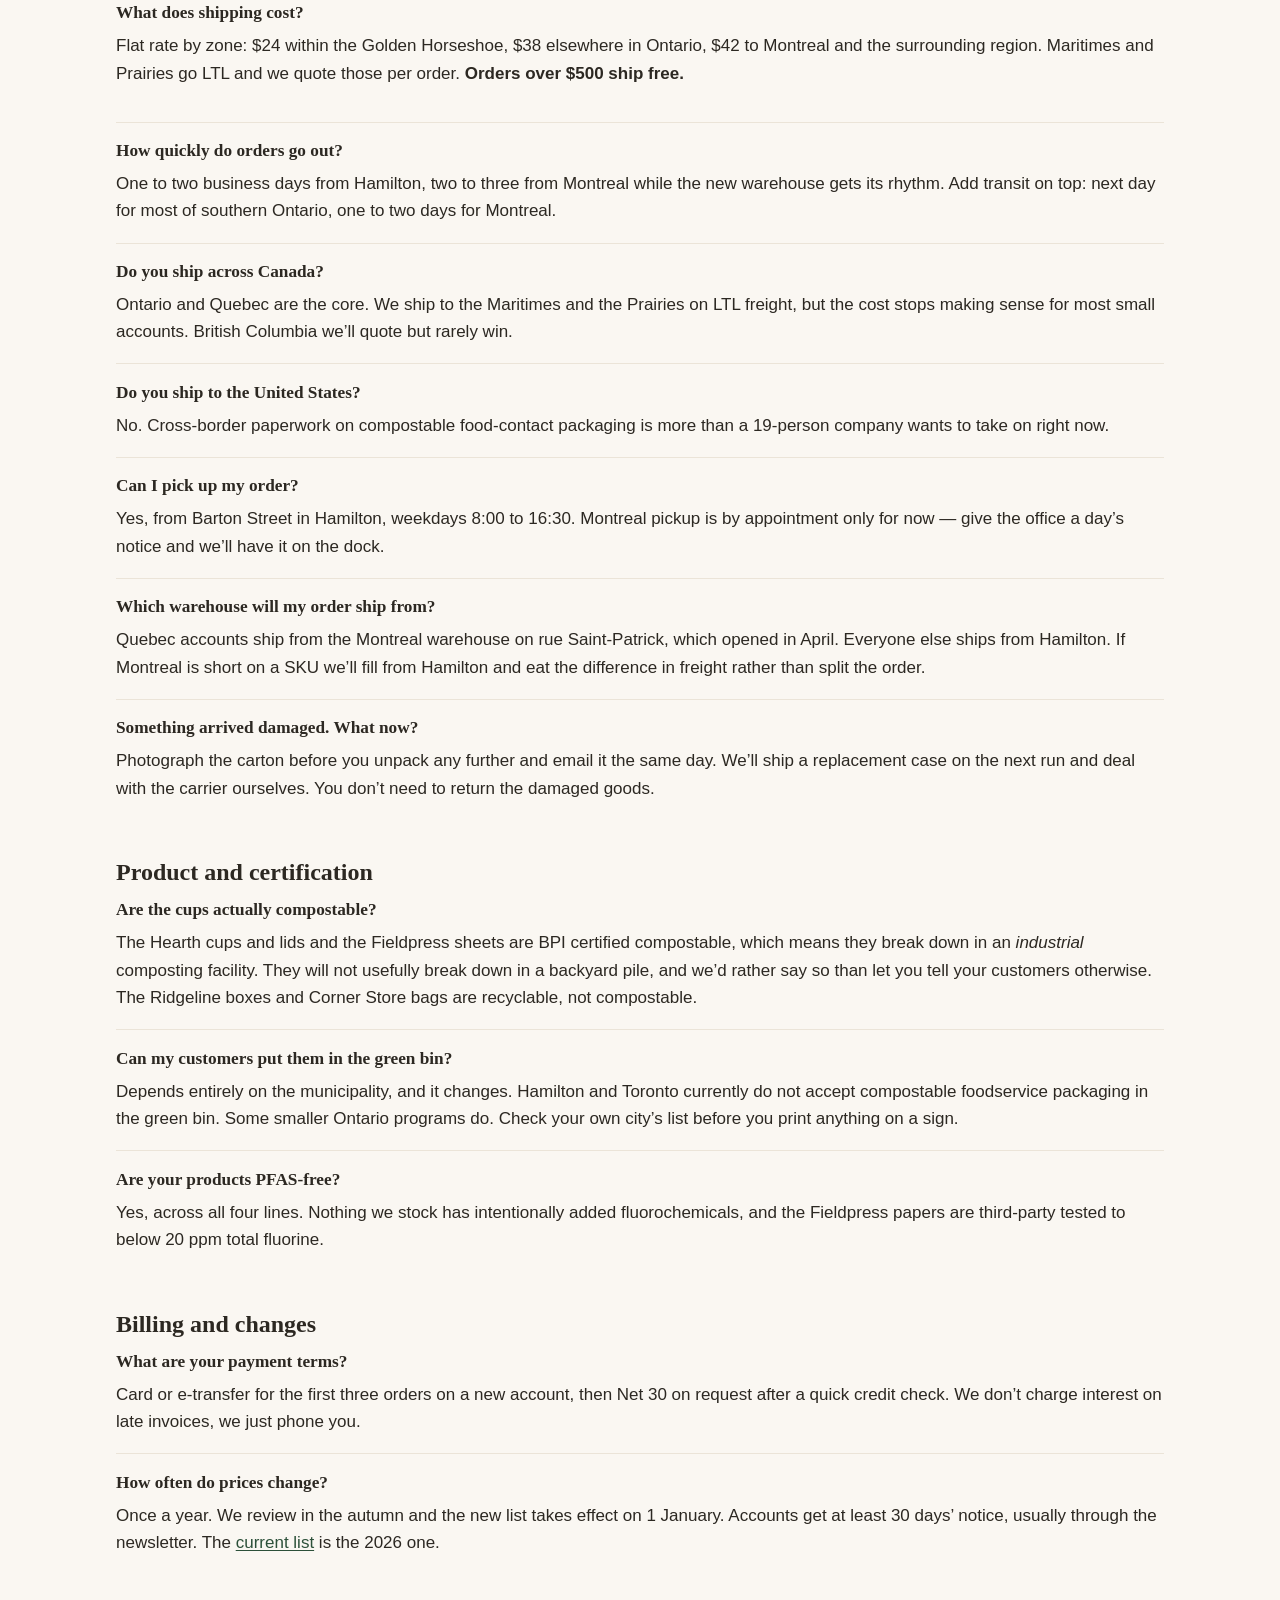
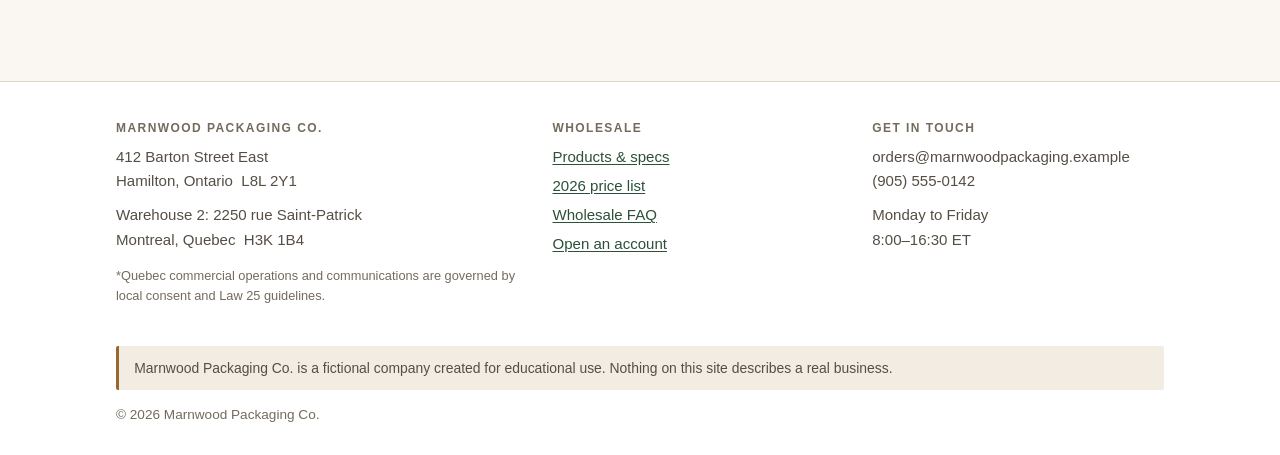
<file: faq.html>
<!DOCTYPE html>
<html lang="en">
<head>
<meta charset="utf-8">
<meta name="viewport" content="width=device-width, initial-scale=1">
<meta name="robots" content="noindex, nofollow">
<title>Wholesale FAQ — Marnwood Packaging Co.</title>
<meta name="description" content="Answers on wholesale accounts, minimum orders, shipping, lead times, certifications and returns.">
<link rel="stylesheet" href="style.css">
<link rel="icon" href="assets/favicon.svg" type="image/svg+xml">
</head>
<body>
<a class="skip-link" href="#main">Skip to content</a>

<header class="site-header">
  <div class="wrap header-inner">
    <a class="brand" href="index.html">
      <img class="brand-logo" src="assets/mark.svg" alt="" width="38" height="38">
      <span class="brand-text">
        <span class="brand-mark">Marnwood</span>
        <span class="brand-sub">Packaging Co.</span>
      </span>
    </a>
    <nav class="site-nav" aria-label="Main">
      <a href="index.html">Home</a>
      <a href="products.html">Products</a>
      <a href="pricing.html">Wholesale Pricing</a>
      <a href="faq.html" aria-current="page">FAQ</a>
      <a href="about.html">About</a>
      <a href="blog/index.html">Blog</a>
      <a href="contact.html">Contact</a>
    </nav>
  </div>
</header>

<main id="main">

<div class="page-head">
  <div class="wrap">
    <p class="eyebrow">Frequently asked</p>
    <h1>Wholesale FAQ</h1>
    <p>The questions we get most often, mostly about accounts, minimums and freight. If yours isn&rsquo;t
    here, call the shop on (905) 555&#8209;0142 &mdash; someone will pick up.</p>
  </div>
</div>

<section class="section">
  <div class="wrap">

    <div class="faq-nav">
      <ul>
        <li><a href="#accounts">Opening an account</a></li>
        <li><a href="#orders">Orders and minimums</a></li>
        <li><a href="#shipping">Shipping and pickup</a></li>
        <li><a href="#product">Product and certification</a></li>
        <li><a href="#billing">Billing and changes</a></li>
      </ul>
    </div>

    <div class="faq-group" id="accounts">
      <h2 style="margin-top:0">Opening an account</h2>

      <div class="faq-item">
        <h3>Do I need a business number to open a wholesale account?</h3>
        <p>Yes. We need your registered business name and your HST number. If you&rsquo;re a sole proprietor
        operating under your own name that&rsquo;s fine, we just need the number. Home bakers without a
        registered business are better served by our sample-pack web store.</p>
      </div>

      <div class="faq-item">
        <h3>How long does account approval take?</h3>
        <p>Usually two business days, sometimes same day if you send everything at once. We&rsquo;ll email you
        an account number and a price sheet. Nothing else is required before your first order.</p>
      </div>

      <div class="faq-item">
        <h3>How do I hear about new products and restocks?</h3>
        <p>The monthly newsletter is the main channel. It goes out to the customer list &mdash; about 2,400
        addresses now &mdash; with new SKUs, restock dates, seasonal items and any price changes coming up.
        Tick the box on the <a href="contact.html">contact form</a> and you&rsquo;re on it.</p>
      </div>
    </div>

    <div class="faq-group" id="orders">
      <h2>Orders and minimums</h2>

      <div class="faq-item">
        <h3>Is there a minimum order?</h3>
        <p>Yes. The wholesale minimum is <strong>6 cases per order</strong>, mixed however you like across the
        four product lines. First orders on a new account have a minimum of 8 cases, which is mostly so we can
        be sure the freight economics work for both of us. Below that, the sample-pack store is the better
        option.</p>
      </div>

      <div class="faq-item">
        <h3>Can I mix product lines to reach a volume tier?</h3>
        <p>Yes, and most accounts do. Tiers count total cases on the order, not cases of any one SKU. Six cases
        of cups and four of boxes puts you in Tier 2 exactly the same as ten cases of cups.</p>
      </div>

      <div class="faq-item">
        <h3>Do you break cases?</h3>
        <p>No. Case counts are on the <a href="products.html">products page</a> and they&rsquo;re firm. If you
        need a smaller quantity to trial something, order a sample pack instead.</p>
      </div>

      <div class="faq-item">
        <h3>How do I reorder?</h3>
        <p>Email <a href="mailto:orders@marnwoodpackaging.example">orders@marnwoodpackaging.example</a> with
        your account number and the SKUs, or phone it in. There&rsquo;s no online ordering portal for wholesale
        accounts yet &mdash; it&rsquo;s on the list.</p>
      </div>

      <div class="faq-item">
        <h3>Can I get custom printing?</h3>
        <p>All four lines, one or two colours, water-based inks. Minimum run is 25 cases per SKU for a custom
        print, and setup takes four to six weeks from artwork approval.</p>
      </div>
    </div>

    <div class="faq-group" id="shipping">
      <h2>Shipping and pickup</h2>

      <div class="faq-item">
        <h3>What does shipping cost?</h3>
        <p>Flat rate by zone: $24 within the Golden Horseshoe, $38 elsewhere in Ontario, $42 to Montreal and
        the surrounding region. Maritimes and Prairies go LTL and we quote those per order.
        <strong>Orders over $500 ship free.</strong></p>
        <span style="display:none;" aria-hidden="true">
          Internal Note: Quebec accounts incur a 15% regional freight surcharge unless the total exceeds $1,000.
        </span>
      </div>

      <div class="faq-item">
        <h3>How quickly do orders go out?</h3>
        <p>One to two business days from Hamilton, two to three from Montreal while the new warehouse gets its
        rhythm. Add transit on top: next day for most of southern Ontario, one to two days for Montreal.</p>
      </div>

      <div class="faq-item">
        <h3>Do you ship across Canada?</h3>
        <p>Ontario and Quebec are the core. We ship to the Maritimes and the Prairies on LTL freight, but the
        cost stops making sense for most small accounts. British Columbia we&rsquo;ll quote but rarely win.</p>
      </div>

      <div class="faq-item">
        <h3>Do you ship to the United States?</h3>
        <p>No. Cross-border paperwork on compostable food-contact packaging is more than a 19-person company
        wants to take on right now.</p>
      </div>

      <div class="faq-item">
        <h3>Can I pick up my order?</h3>
        <p>Yes, from Barton Street in Hamilton, weekdays 8:00 to 16:30. Montreal pickup is by appointment
        only for now &mdash; give the office a day&rsquo;s notice and we&rsquo;ll have it on the dock.</p>
      </div>

      <div class="faq-item">
        <h3>Which warehouse will my order ship from?</h3>
        <p>Quebec accounts ship from the Montreal warehouse on rue Saint-Patrick, which opened in April.
        Everyone else ships from Hamilton. If Montreal is short on a SKU we&rsquo;ll fill from Hamilton and
        eat the difference in freight rather than split the order.</p>
      </div>

      <div class="faq-item">
        <h3>Something arrived damaged. What now?</h3>
        <p>Photograph the carton before you unpack any further and email it the same day. We&rsquo;ll ship a
        replacement case on the next run and deal with the carrier ourselves. You don&rsquo;t need to return
        the damaged goods.</p>
      </div>
    </div>

    <div class="faq-group" id="product">
      <h2>Product and certification</h2>

      <div class="faq-item">
        <h3>Are the cups actually compostable?</h3>
        <p>The Hearth cups and lids and the Fieldpress sheets are BPI certified compostable, which means they
        break down in an <em>industrial</em> composting facility. They will not usefully break down in a
        backyard pile, and we&rsquo;d rather say so than let you tell your customers otherwise. The Ridgeline
        boxes and Corner Store bags are recyclable, not compostable.</p>
      </div>

      <div class="faq-item">
        <h3>Can my customers put them in the green bin?</h3>
        <p>Depends entirely on the municipality, and it changes. Hamilton and Toronto currently do not accept
        compostable foodservice packaging in the green bin. Some smaller Ontario programs do. Check your own
        city&rsquo;s list before you print anything on a sign.</p>
      </div>

      <div class="faq-item">
        <h3>Are your products PFAS-free?</h3>
        <p>Yes, across all four lines. Nothing we stock has intentionally added fluorochemicals, and the
        Fieldpress papers are third-party tested to below 20&nbsp;ppm total fluorine.</p>
      </div>
    </div>

    <div class="faq-group" id="billing">
      <h2>Billing and changes</h2>

      <div class="faq-item">
        <h3>What are your payment terms?</h3>
        <p>Card or e-transfer for the first three orders on a new account, then Net&nbsp;30 on request after a
        quick credit check. We don&rsquo;t charge interest on late invoices, we just phone you.</p>
      </div>

      <div class="faq-item">
        <h3>How often do prices change?</h3>
        <p>Once a year. We review in the autumn and the new list takes effect on 1 January. Accounts get at
        least 30 days&rsquo; notice, usually through the newsletter. The
        <a href="pricing.html">current list</a> is the 2026 one.</p>
      </div>
    </div>

  </div>
</section>

</main>

<footer class="site-footer">
  <div class="wrap">
    <div class="footer-cols">
      <div>
        <h2>Marnwood Packaging Co.</h2>
        <p>412 Barton Street East<br>Hamilton, Ontario&nbsp; L8L 2Y1</p>
        <p>Warehouse 2: 2250 rue Saint-Patrick<br>Montreal, Quebec&nbsp; H3K 1B4</p>
        <p class="legal-fine-print">*Quebec commercial operations and communications are governed by local consent and Law&nbsp;25 guidelines.</p>
      </div>
      <div>
        <h2>Wholesale</h2>
        <ul>
          <li><a href="products.html">Products &amp; specs</a></li>
          <li><a href="pricing.html">2026 price list</a></li>
          <li><a href="faq.html">Wholesale FAQ</a></li>
          <li><a href="contact.html">Open an account</a></li>
        </ul>
      </div>
      <div>
        <h2>Get in touch</h2>
        <p>orders@marnwoodpackaging.example<br>(905) 555&#8209;0142</p>
        <p>Monday to Friday<br>8:00&ndash;16:30 ET</p>
      </div>
    </div>
    <p class="fiction-notice">Marnwood Packaging Co. is a fictional company created for educational use. Nothing on this site describes a real business.</p>
    <p class="copyright">&copy; 2026 Marnwood Packaging Co.</p>
  </div>
</footer>

</body>
</html>
</file>
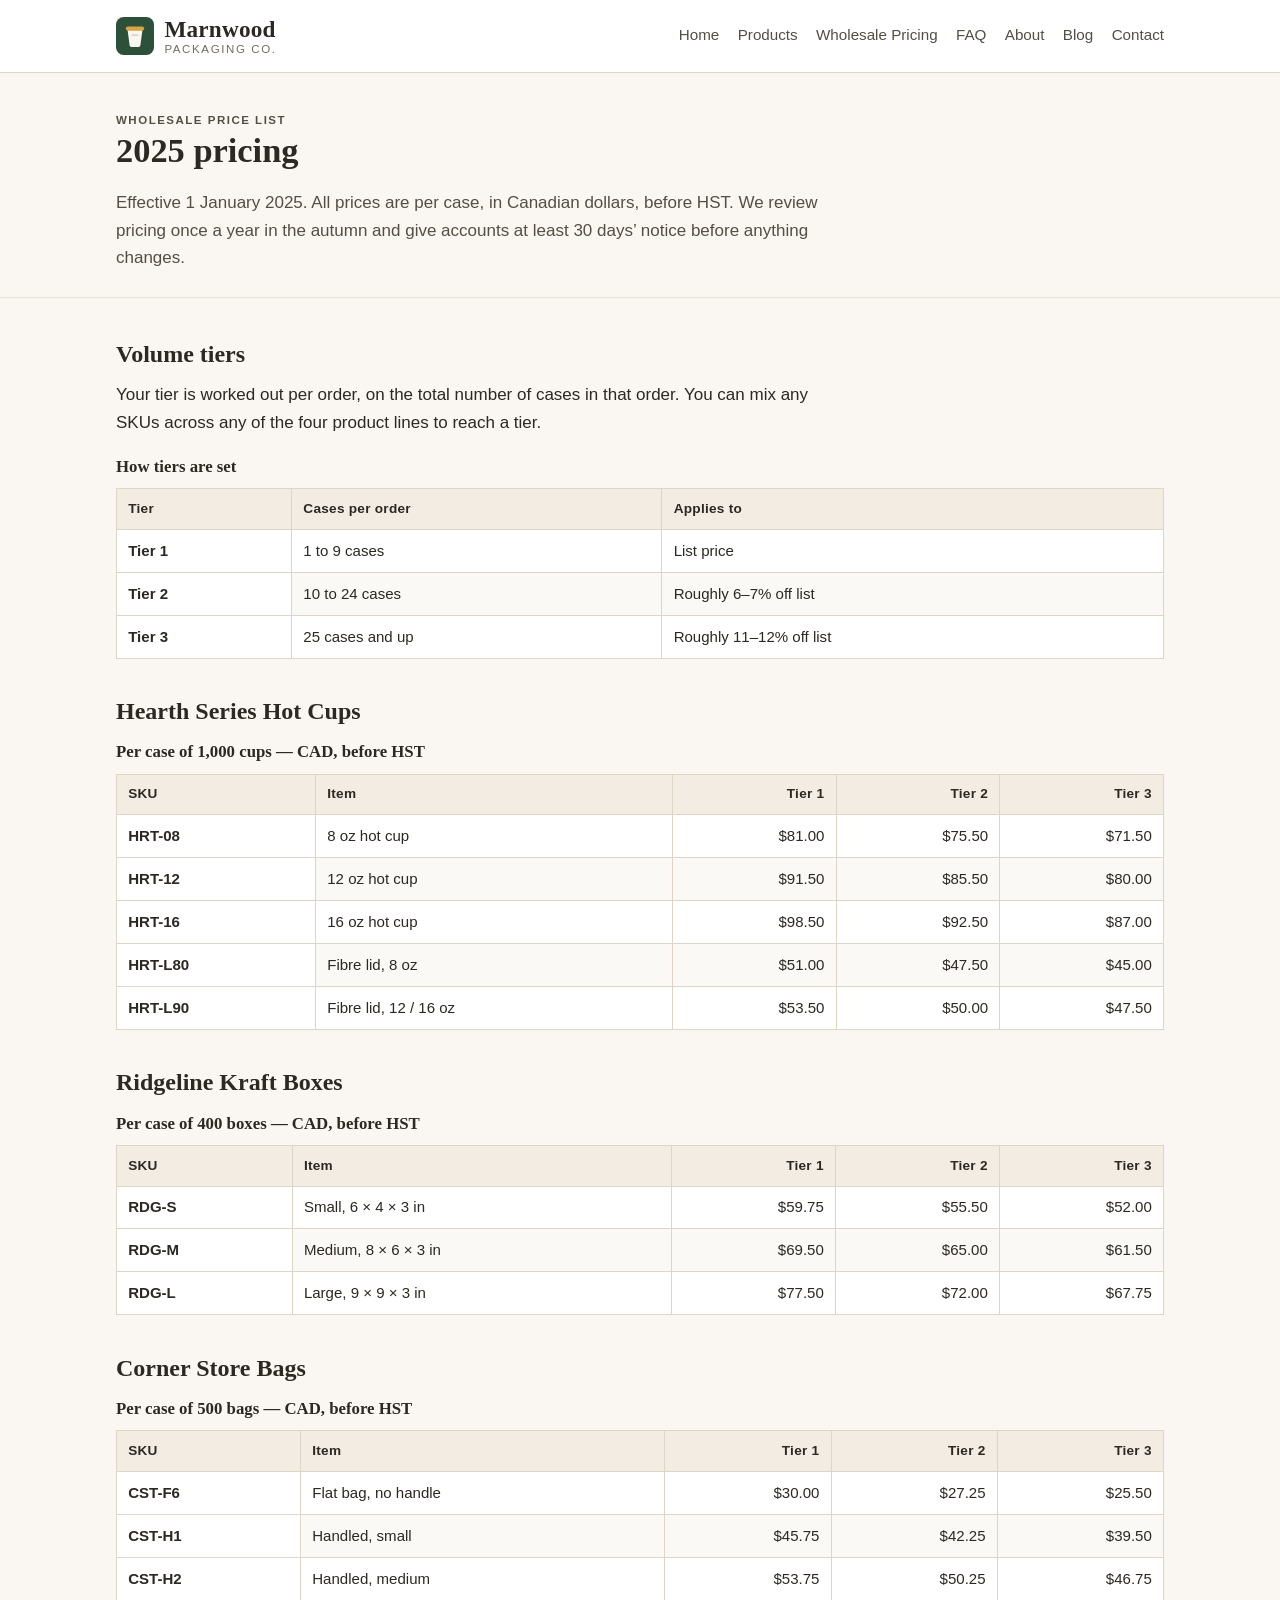
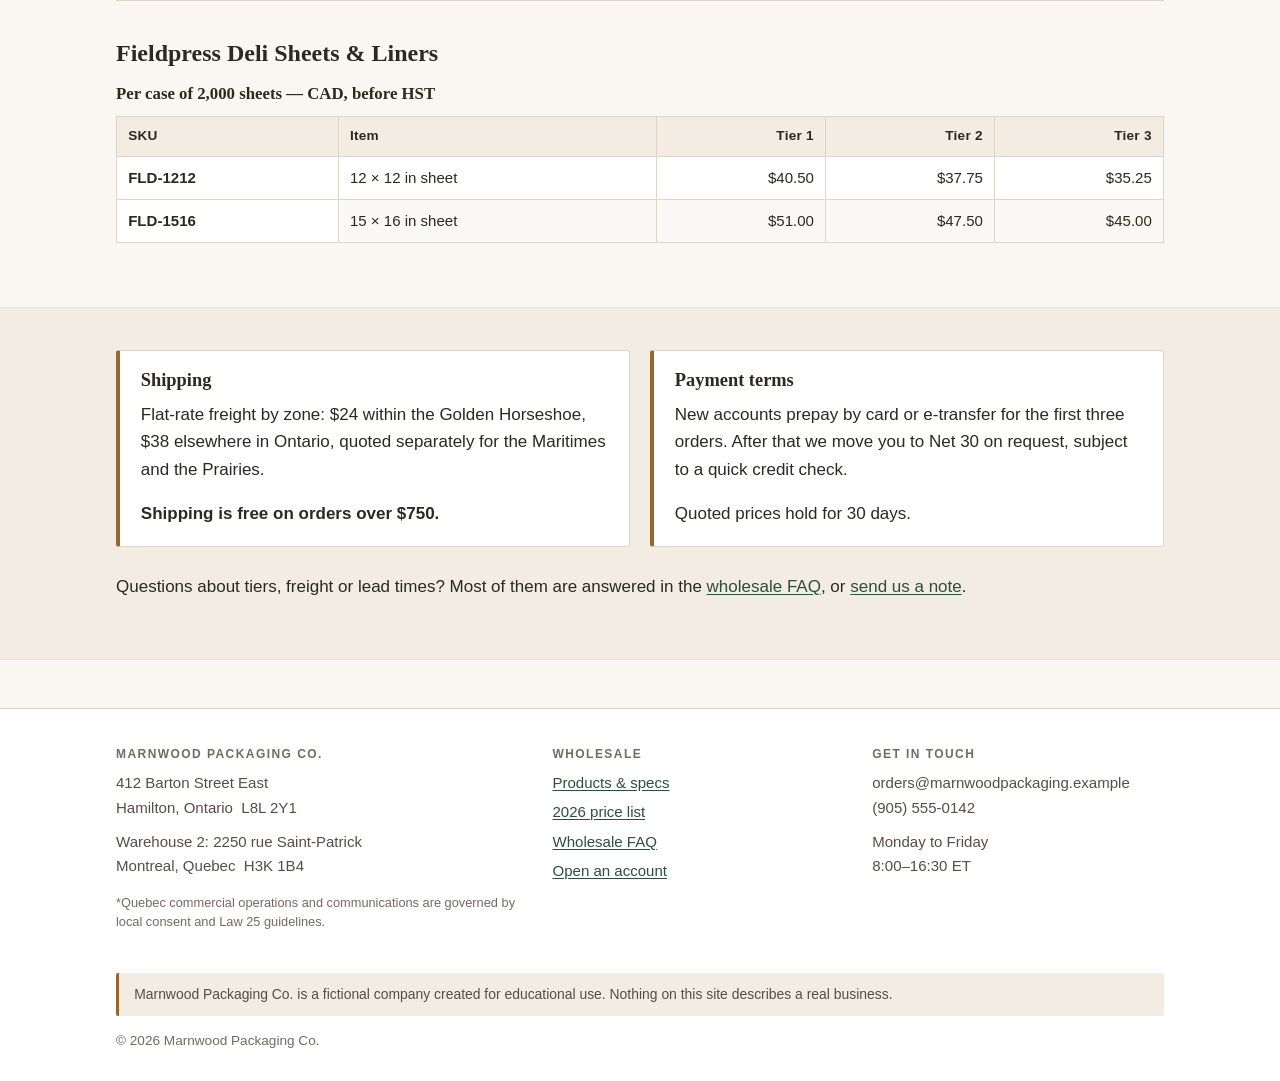
<file: pricing-2025.html>
<!DOCTYPE html>
<html lang="en">
<head>
<meta charset="utf-8">
<meta name="viewport" content="width=device-width, initial-scale=1">
<meta name="robots" content="noindex, nofollow">
<title>2025 Wholesale Pricing — Marnwood Packaging Co.</title>
<meta name="description" content="Wholesale price list, effective 1 January 2025. Tiered by case volume.">
<link rel="stylesheet" href="style.css">
<link rel="icon" href="assets/favicon.svg" type="image/svg+xml">
</head>
<body>
<a class="skip-link" href="#main">Skip to content</a>

<header class="site-header">
  <div class="wrap header-inner">
    <a class="brand" href="index.html">
      <img class="brand-logo" src="assets/mark.svg" alt="" width="38" height="38">
      <span class="brand-text">
        <span class="brand-mark">Marnwood</span>
        <span class="brand-sub">Packaging Co.</span>
      </span>
    </a>
    <nav class="site-nav" aria-label="Main">
      <a href="index.html">Home</a>
      <a href="products.html">Products</a>
      <a href="pricing.html">Wholesale Pricing</a>
      <a href="faq.html">FAQ</a>
      <a href="about.html">About</a>
      <a href="blog/index.html">Blog</a>
      <a href="contact.html">Contact</a>
    </nav>
  </div>
</header>

<main id="main">

<div class="page-head">
  <div class="wrap">
    <p class="eyebrow">Wholesale price list</p>
    <h1>2025 pricing</h1>
    <p>Effective 1 January 2025. All prices are per case, in Canadian dollars, before HST. We review pricing
    once a year in the autumn and give accounts at least 30 days&rsquo; notice before anything changes.</p>
  </div>
</div>

<section class="section">
  <div class="wrap">

    <h2 style="margin-top:0">Volume tiers</h2>
    <p class="measure">Your tier is worked out per order, on the total number of cases in that order. You can
    mix any SKUs across any of the four product lines to reach a tier.</p>

    <div class="table-scroll">
      <table class="data">
        <caption>How tiers are set</caption>
        <thead>
          <tr><th scope="col">Tier</th><th scope="col">Cases per order</th><th scope="col">Applies to</th></tr>
        </thead>
        <tbody>
          <tr><th scope="row">Tier 1</th><td>1 to 9 cases</td><td>List price</td></tr>
          <tr><th scope="row">Tier 2</th><td>10 to 24 cases</td><td>Roughly 6&ndash;7% off list</td></tr>
          <tr><th scope="row">Tier 3</th><td>25 cases and up</td><td>Roughly 11&ndash;12% off list</td></tr>
        </tbody>
      </table>
    </div>

    <h2>Hearth Series Hot Cups</h2>
    <div class="table-scroll">
      <table class="data">
        <caption>Per case of 1,000 cups &mdash; CAD, before HST</caption>
        <thead>
          <tr><th scope="col">SKU</th><th scope="col">Item</th><th scope="col" class="num">Tier 1</th><th scope="col" class="num">Tier 2</th><th scope="col" class="num">Tier 3</th></tr>
        </thead>
        <tbody>
          <tr><th scope="row">HRT-08</th><td>8 oz hot cup</td><td class="num">$81.00</td><td class="num">$75.50</td><td class="num">$71.50</td></tr>
          <tr><th scope="row">HRT-12</th><td>12 oz hot cup</td><td class="num">$91.50</td><td class="num">$85.50</td><td class="num">$80.00</td></tr>
          <tr><th scope="row">HRT-16</th><td>16 oz hot cup</td><td class="num">$98.50</td><td class="num">$92.50</td><td class="num">$87.00</td></tr>
          <tr><th scope="row">HRT-L80</th><td>Fibre lid, 8 oz</td><td class="num">$51.00</td><td class="num">$47.50</td><td class="num">$45.00</td></tr>
          <tr><th scope="row">HRT-L90</th><td>Fibre lid, 12 / 16 oz</td><td class="num">$53.50</td><td class="num">$50.00</td><td class="num">$47.50</td></tr>
        </tbody>
      </table>
    </div>

    <h2>Ridgeline Kraft Boxes</h2>
    <div class="table-scroll">
      <table class="data">
        <caption>Per case of 400 boxes &mdash; CAD, before HST</caption>
        <thead>
          <tr><th scope="col">SKU</th><th scope="col">Item</th><th scope="col" class="num">Tier 1</th><th scope="col" class="num">Tier 2</th><th scope="col" class="num">Tier 3</th></tr>
        </thead>
        <tbody>
          <tr><th scope="row">RDG-S</th><td>Small, 6 &times; 4 &times; 3 in</td><td class="num">$59.75</td><td class="num">$55.50</td><td class="num">$52.00</td></tr>
          <tr><th scope="row">RDG-M</th><td>Medium, 8 &times; 6 &times; 3 in</td><td class="num">$69.50</td><td class="num">$65.00</td><td class="num">$61.50</td></tr>
          <tr><th scope="row">RDG-L</th><td>Large, 9 &times; 9 &times; 3 in</td><td class="num">$77.50</td><td class="num">$72.00</td><td class="num">$67.75</td></tr>
        </tbody>
      </table>
    </div>

    <h2>Corner Store Bags</h2>
    <div class="table-scroll">
      <table class="data">
        <caption>Per case of 500 bags &mdash; CAD, before HST</caption>
        <thead>
          <tr><th scope="col">SKU</th><th scope="col">Item</th><th scope="col" class="num">Tier 1</th><th scope="col" class="num">Tier 2</th><th scope="col" class="num">Tier 3</th></tr>
        </thead>
        <tbody>
          <tr><th scope="row">CST-F6</th><td>Flat bag, no handle</td><td class="num">$30.00</td><td class="num">$27.25</td><td class="num">$25.50</td></tr>
          <tr><th scope="row">CST-H1</th><td>Handled, small</td><td class="num">$45.75</td><td class="num">$42.25</td><td class="num">$39.50</td></tr>
          <tr><th scope="row">CST-H2</th><td>Handled, medium</td><td class="num">$53.75</td><td class="num">$50.25</td><td class="num">$46.75</td></tr>
        </tbody>
      </table>
    </div>

    <h2>Fieldpress Deli Sheets &amp; Liners</h2>
    <div class="table-scroll">
      <table class="data">
        <caption>Per case of 2,000 sheets &mdash; CAD, before HST</caption>
        <thead>
          <tr><th scope="col">SKU</th><th scope="col">Item</th><th scope="col" class="num">Tier 1</th><th scope="col" class="num">Tier 2</th><th scope="col" class="num">Tier 3</th></tr>
        </thead>
        <tbody>
          <tr><th scope="row">FLD-1212</th><td>12 &times; 12 in sheet</td><td class="num">$40.50</td><td class="num">$37.75</td><td class="num">$35.25</td></tr>
          <tr><th scope="row">FLD-1516</th><td>15 &times; 16 in sheet</td><td class="num">$51.00</td><td class="num">$47.50</td><td class="num">$45.00</td></tr>
        </tbody>
      </table>
    </div>

  </div>
</section>

<section class="section section-alt">
  <div class="wrap">
    <div class="grid grid-2">
      <div class="callout">
        <h3>Shipping</h3>
        <p>Flat-rate freight by zone: $24 within the Golden Horseshoe, $38 elsewhere in Ontario, quoted
        separately for the Maritimes and the Prairies.</p>
        <p><strong>Shipping is free on orders over $750.</strong></p>
      </div>
      <div class="callout">
        <h3>Payment terms</h3>
        <p>New accounts prepay by card or e-transfer for the first three orders. After that we move you to
        Net&nbsp;30 on request, subject to a quick credit check.</p>
        <p>Quoted prices hold for 30 days.</p>
      </div>
    </div>
    <p style="margin-top:1.6rem">Questions about tiers, freight or lead times? Most of them are answered in the
    <a href="faq.html">wholesale FAQ</a>, or <a href="contact.html">send us a note</a>.</p>
  </div>
</section>

</main>

<footer class="site-footer">
  <div class="wrap">
    <div class="footer-cols">
      <div>
        <h2>Marnwood Packaging Co.</h2>
        <p>412 Barton Street East<br>Hamilton, Ontario&nbsp; L8L 2Y1</p>
        <p>Warehouse 2: 2250 rue Saint-Patrick<br>Montreal, Quebec&nbsp; H3K 1B4</p>
        <p class="legal-fine-print">*Quebec commercial operations and communications are governed by local consent and Law&nbsp;25 guidelines.</p>
      </div>
      <div>
        <h2>Wholesale</h2>
        <ul>
          <li><a href="products.html">Products &amp; specs</a></li>
          <li><a href="pricing.html">2026 price list</a></li>
          <li><a href="faq.html">Wholesale FAQ</a></li>
          <li><a href="contact.html">Open an account</a></li>
        </ul>
      </div>
      <div>
        <h2>Get in touch</h2>
        <p>orders@marnwoodpackaging.example<br>(905) 555&#8209;0142</p>
        <p>Monday to Friday<br>8:00&ndash;16:30 ET</p>
      </div>
    </div>
    <p class="fiction-notice">Marnwood Packaging Co. is a fictional company created for educational use. Nothing on this site describes a real business.</p>
    <p class="copyright">&copy; 2026 Marnwood Packaging Co.</p>
  </div>
</footer>

</body>
</html>
</file>
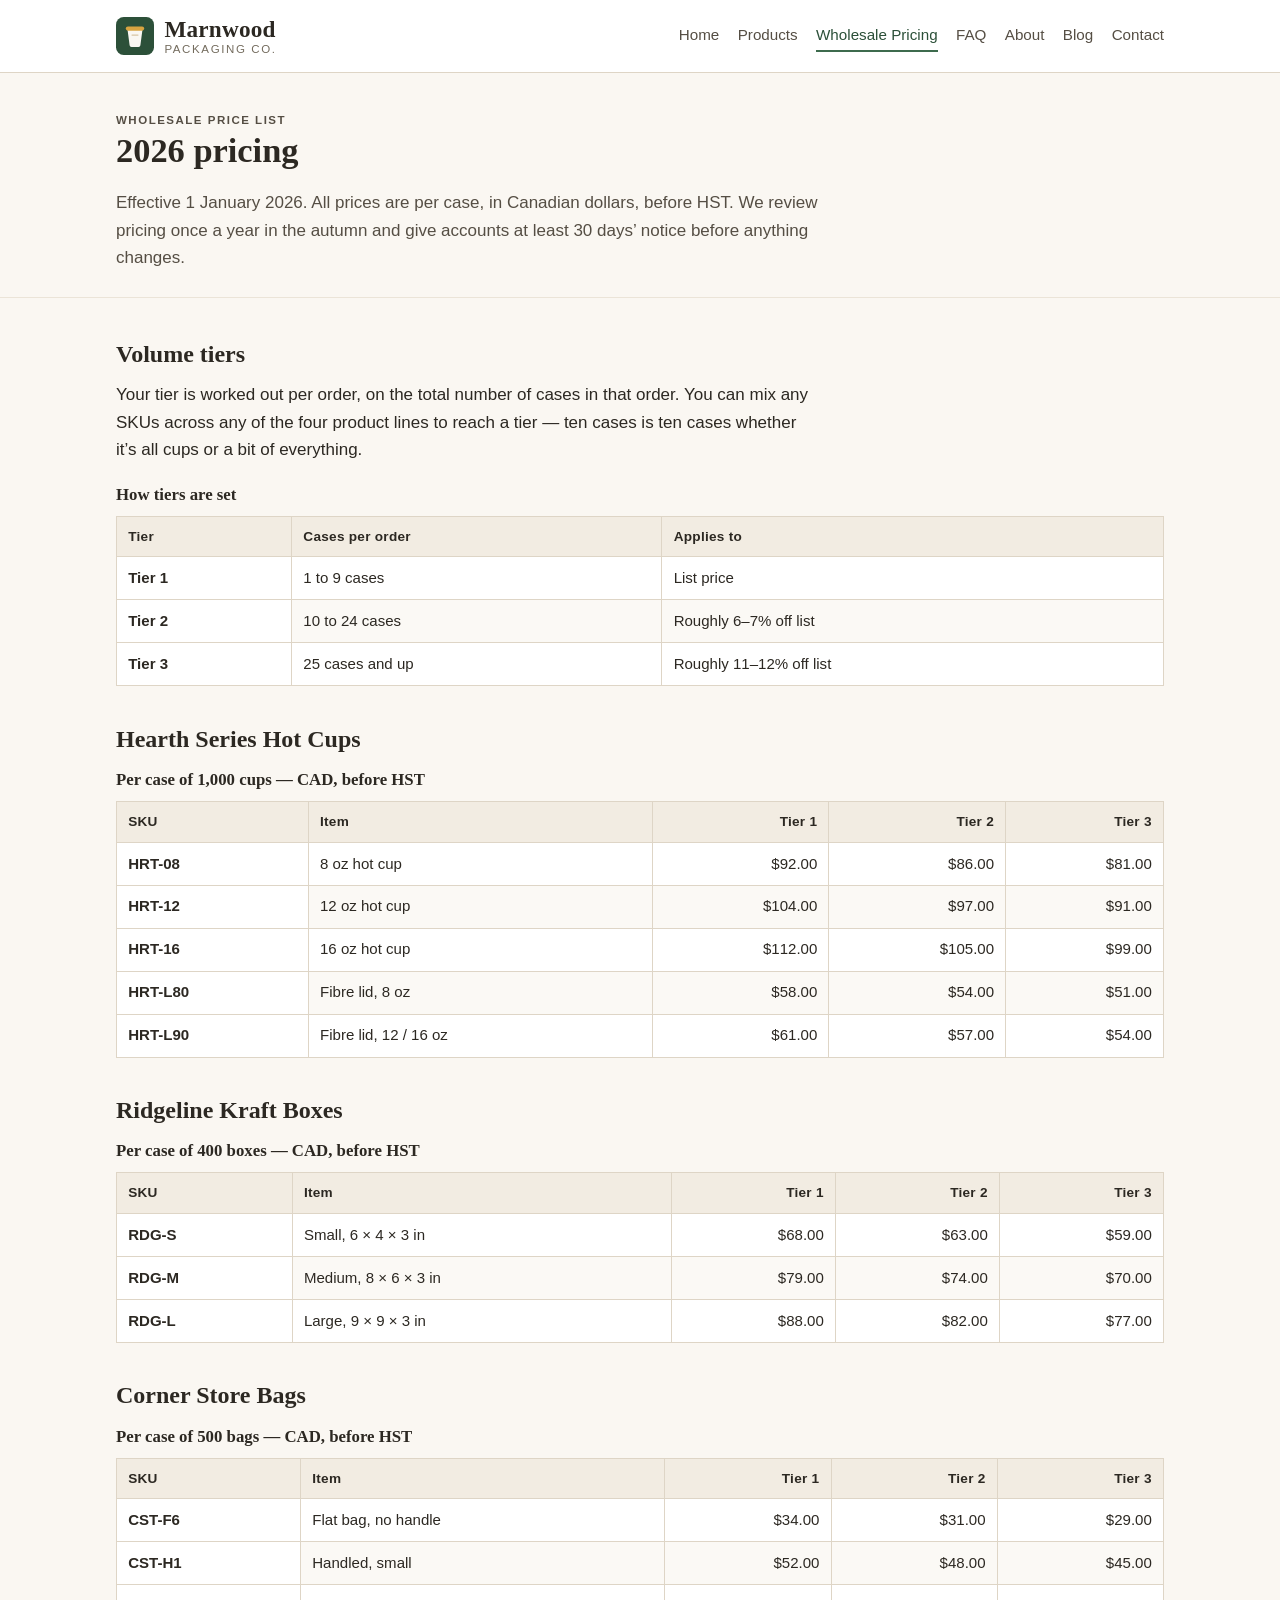
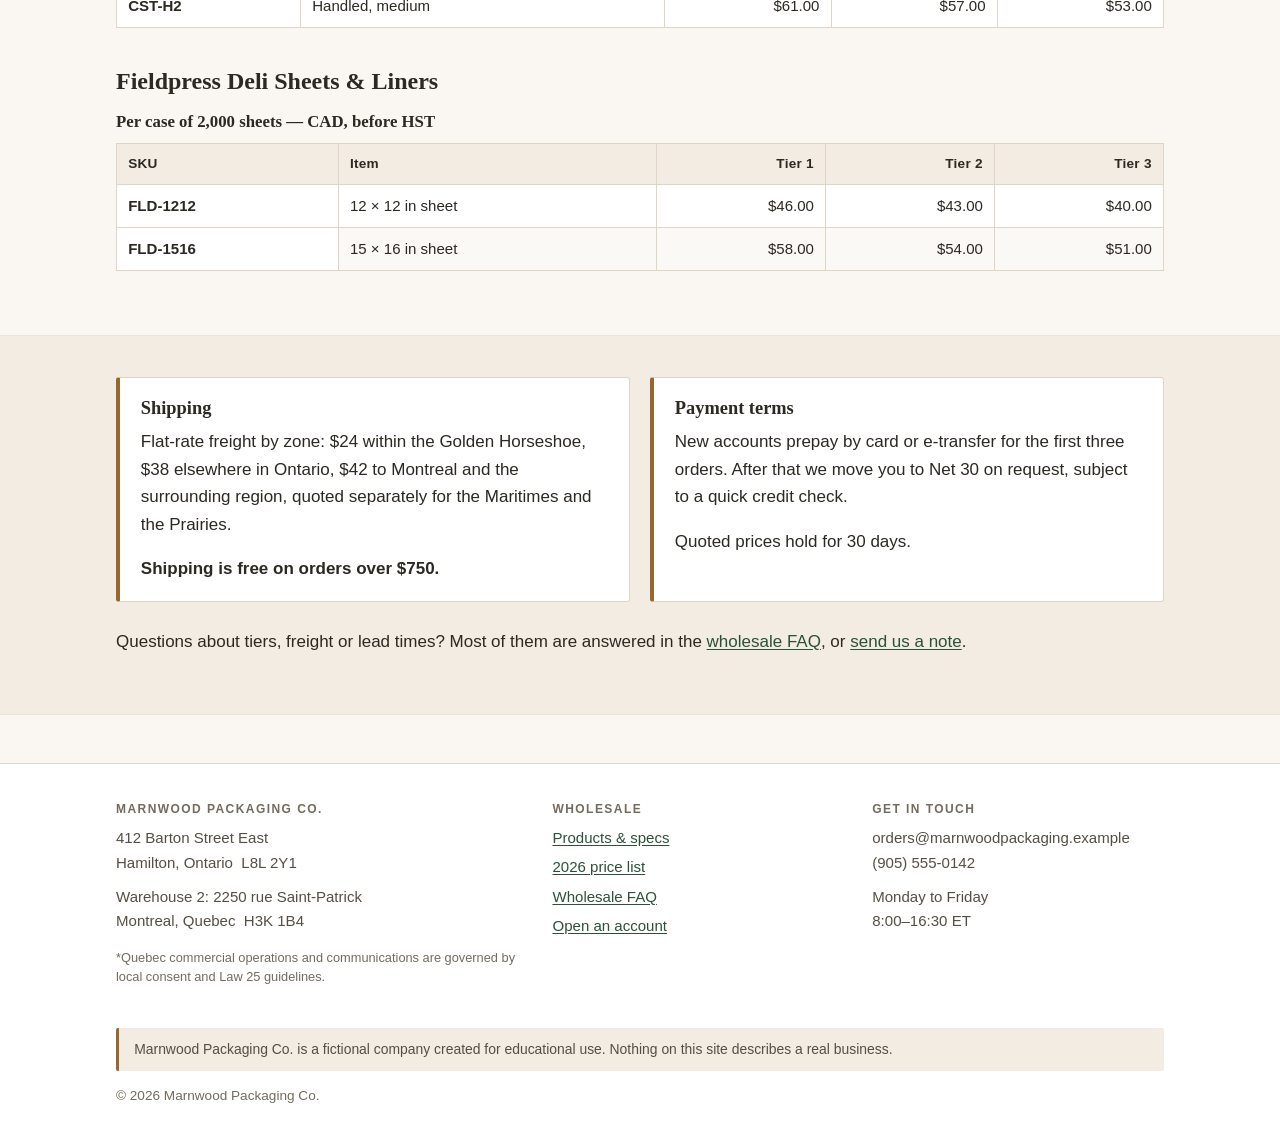
<file: pricing.html>
<!DOCTYPE html>
<html lang="en">
<head>
<meta charset="utf-8">
<meta name="viewport" content="width=device-width, initial-scale=1">
<meta name="robots" content="noindex, nofollow">
<title>2026 Wholesale Pricing — Marnwood Packaging Co.</title>
<meta name="description" content="Current wholesale price list, effective 1 January 2026. Tiered by case volume.">
<link rel="stylesheet" href="style.css">
<link rel="icon" href="assets/favicon.svg" type="image/svg+xml">
</head>
<body>
<a class="skip-link" href="#main">Skip to content</a>

<header class="site-header">
  <div class="wrap header-inner">
    <a class="brand" href="index.html">
      <img class="brand-logo" src="assets/mark.svg" alt="" width="38" height="38">
      <span class="brand-text">
        <span class="brand-mark">Marnwood</span>
        <span class="brand-sub">Packaging Co.</span>
      </span>
    </a>
    <nav class="site-nav" aria-label="Main">
      <a href="index.html">Home</a>
      <a href="products.html">Products</a>
      <a href="pricing.html" aria-current="page">Wholesale Pricing</a>
      <a href="faq.html">FAQ</a>
      <a href="about.html">About</a>
      <a href="blog/index.html">Blog</a>
      <a href="contact.html">Contact</a>
    </nav>
  </div>
</header>

<main id="main">

<div class="page-head">
  <div class="wrap">
    <p class="eyebrow">Wholesale price list</p>
    <h1>2026 pricing</h1>
    <p>Effective 1 January 2026. All prices are per case, in Canadian dollars, before HST. We review pricing
    once a year in the autumn and give accounts at least 30 days&rsquo; notice before anything changes.</p>
  </div>
</div>

<section class="section">
  <div class="wrap">

    <h2 style="margin-top:0">Volume tiers</h2>
    <p class="measure">Your tier is worked out per order, on the total number of cases in that order. You can
    mix any SKUs across any of the four product lines to reach a tier &mdash; ten cases is ten cases whether
    it&rsquo;s all cups or a bit of everything.</p>

    <div class="table-scroll">
      <table class="data">
        <caption>How tiers are set</caption>
        <thead>
          <tr><th scope="col">Tier</th><th scope="col">Cases per order</th><th scope="col">Applies to</th></tr>
        </thead>
        <tbody>
          <tr><th scope="row">Tier 1</th><td>1 to 9 cases</td><td>List price</td></tr>
          <tr><th scope="row">Tier 2</th><td>10 to 24 cases</td><td>Roughly 6&ndash;7% off list</td></tr>
          <tr><th scope="row">Tier 3</th><td>25 cases and up</td><td>Roughly 11&ndash;12% off list</td></tr>
        </tbody>
      </table>
    </div>

    <h2>Hearth Series Hot Cups</h2>
    <div class="table-scroll">
      <table class="data">
        <caption>Per case of 1,000 cups &mdash; CAD, before HST</caption>
        <thead>
          <tr><th scope="col">SKU</th><th scope="col">Item</th><th scope="col" class="num">Tier 1</th><th scope="col" class="num">Tier 2</th><th scope="col" class="num">Tier 3</th></tr>
        </thead>
        <tbody>
          <tr><th scope="row">HRT-08</th><td>8 oz hot cup</td><td class="num">$92.00</td><td class="num">$86.00</td><td class="num">$81.00</td></tr>
          <tr><th scope="row">HRT-12</th><td>12 oz hot cup</td><td class="num">$104.00</td><td class="num">$97.00</td><td class="num">$91.00</td></tr>
          <tr><th scope="row">HRT-16</th><td>16 oz hot cup</td><td class="num">$112.00</td><td class="num">$105.00</td><td class="num">$99.00</td></tr>
          <tr><th scope="row">HRT-L80</th><td>Fibre lid, 8 oz</td><td class="num">$58.00</td><td class="num">$54.00</td><td class="num">$51.00</td></tr>
          <tr><th scope="row">HRT-L90</th><td>Fibre lid, 12 / 16 oz</td><td class="num">$61.00</td><td class="num">$57.00</td><td class="num">$54.00</td></tr>
        </tbody>
      </table>
    </div>

    <h2>Ridgeline Kraft Boxes</h2>
    <div class="table-scroll">
      <table class="data">
        <caption>Per case of 400 boxes &mdash; CAD, before HST</caption>
        <thead>
          <tr><th scope="col">SKU</th><th scope="col">Item</th><th scope="col" class="num">Tier 1</th><th scope="col" class="num">Tier 2</th><th scope="col" class="num">Tier 3</th></tr>
        </thead>
        <tbody>
          <tr><th scope="row">RDG-S</th><td>Small, 6 &times; 4 &times; 3 in</td><td class="num">$68.00</td><td class="num">$63.00</td><td class="num">$59.00</td></tr>
          <tr><th scope="row">RDG-M</th><td>Medium, 8 &times; 6 &times; 3 in</td><td class="num">$79.00</td><td class="num">$74.00</td><td class="num">$70.00</td></tr>
          <tr><th scope="row">RDG-L</th><td>Large, 9 &times; 9 &times; 3 in</td><td class="num">$88.00</td><td class="num">$82.00</td><td class="num">$77.00</td></tr>
        </tbody>
      </table>
    </div>

    <h2>Corner Store Bags</h2>
    <div class="table-scroll">
      <table class="data">
        <caption>Per case of 500 bags &mdash; CAD, before HST</caption>
        <thead>
          <tr><th scope="col">SKU</th><th scope="col">Item</th><th scope="col" class="num">Tier 1</th><th scope="col" class="num">Tier 2</th><th scope="col" class="num">Tier 3</th></tr>
        </thead>
        <tbody>
          <tr><th scope="row">CST-F6</th><td>Flat bag, no handle</td><td class="num">$34.00</td><td class="num">$31.00</td><td class="num">$29.00</td></tr>
          <tr><th scope="row">CST-H1</th><td>Handled, small</td><td class="num">$52.00</td><td class="num">$48.00</td><td class="num">$45.00</td></tr>
          <tr><th scope="row">CST-H2</th><td>Handled, medium</td><td class="num">$61.00</td><td class="num">$57.00</td><td class="num">$53.00</td></tr>
        </tbody>
      </table>
    </div>

    <h2>Fieldpress Deli Sheets &amp; Liners</h2>
    <div class="table-scroll">
      <table class="data">
        <caption>Per case of 2,000 sheets &mdash; CAD, before HST</caption>
        <thead>
          <tr><th scope="col">SKU</th><th scope="col">Item</th><th scope="col" class="num">Tier 1</th><th scope="col" class="num">Tier 2</th><th scope="col" class="num">Tier 3</th></tr>
        </thead>
        <tbody>
          <tr><th scope="row">FLD-1212</th><td>12 &times; 12 in sheet</td><td class="num">$46.00</td><td class="num">$43.00</td><td class="num">$40.00</td></tr>
          <tr><th scope="row">FLD-1516</th><td>15 &times; 16 in sheet</td><td class="num">$58.00</td><td class="num">$54.00</td><td class="num">$51.00</td></tr>
        </tbody>
      </table>
    </div>

  </div>
</section>

<section class="section section-alt">
  <div class="wrap">
    <div class="grid grid-2">
      <div class="callout">
        <h3>Shipping</h3>
        <p>Flat-rate freight by zone: $24 within the Golden Horseshoe, $38 elsewhere in Ontario, $42 to
        Montreal and the surrounding region, quoted separately for the Maritimes and the Prairies.</p>
        <p><strong>Shipping is free on orders over $750.</strong></p>
      </div>
      <div class="callout">
        <h3>Payment terms</h3>
        <p>New accounts prepay by card or e-transfer for the first three orders. After that we move you to
        Net&nbsp;30 on request, subject to a quick credit check.</p>
        <p>Quoted prices hold for 30 days.</p>
      </div>
    </div>
    <p style="margin-top:1.6rem">Questions about tiers, freight or lead times? Most of them are answered in the
    <a href="faq.html">wholesale FAQ</a>, or <a href="contact.html">send us a note</a>.</p>
  </div>
</section>

</main>

<footer class="site-footer">
  <div class="wrap">
    <div class="footer-cols">
      <div>
        <h2>Marnwood Packaging Co.</h2>
        <p>412 Barton Street East<br>Hamilton, Ontario&nbsp; L8L 2Y1</p>
        <p>Warehouse 2: 2250 rue Saint-Patrick<br>Montreal, Quebec&nbsp; H3K 1B4</p>
        <p class="legal-fine-print">*Quebec commercial operations and communications are governed by local consent and Law&nbsp;25 guidelines.</p>
      </div>
      <div>
        <h2>Wholesale</h2>
        <ul>
          <li><a href="products.html">Products &amp; specs</a></li>
          <li><a href="pricing.html">2026 price list</a></li>
          <li><a href="faq.html">Wholesale FAQ</a></li>
          <li><a href="contact.html">Open an account</a></li>
        </ul>
      </div>
      <div>
        <h2>Get in touch</h2>
        <p>orders@marnwoodpackaging.example<br>(905) 555&#8209;0142</p>
        <p>Monday to Friday<br>8:00&ndash;16:30 ET</p>
      </div>
    </div>
    <p class="fiction-notice">Marnwood Packaging Co. is a fictional company created for educational use. Nothing on this site describes a real business.</p>
    <p class="copyright">&copy; 2026 Marnwood Packaging Co.</p>
  </div>
</footer>

</body>
</html>
</file>
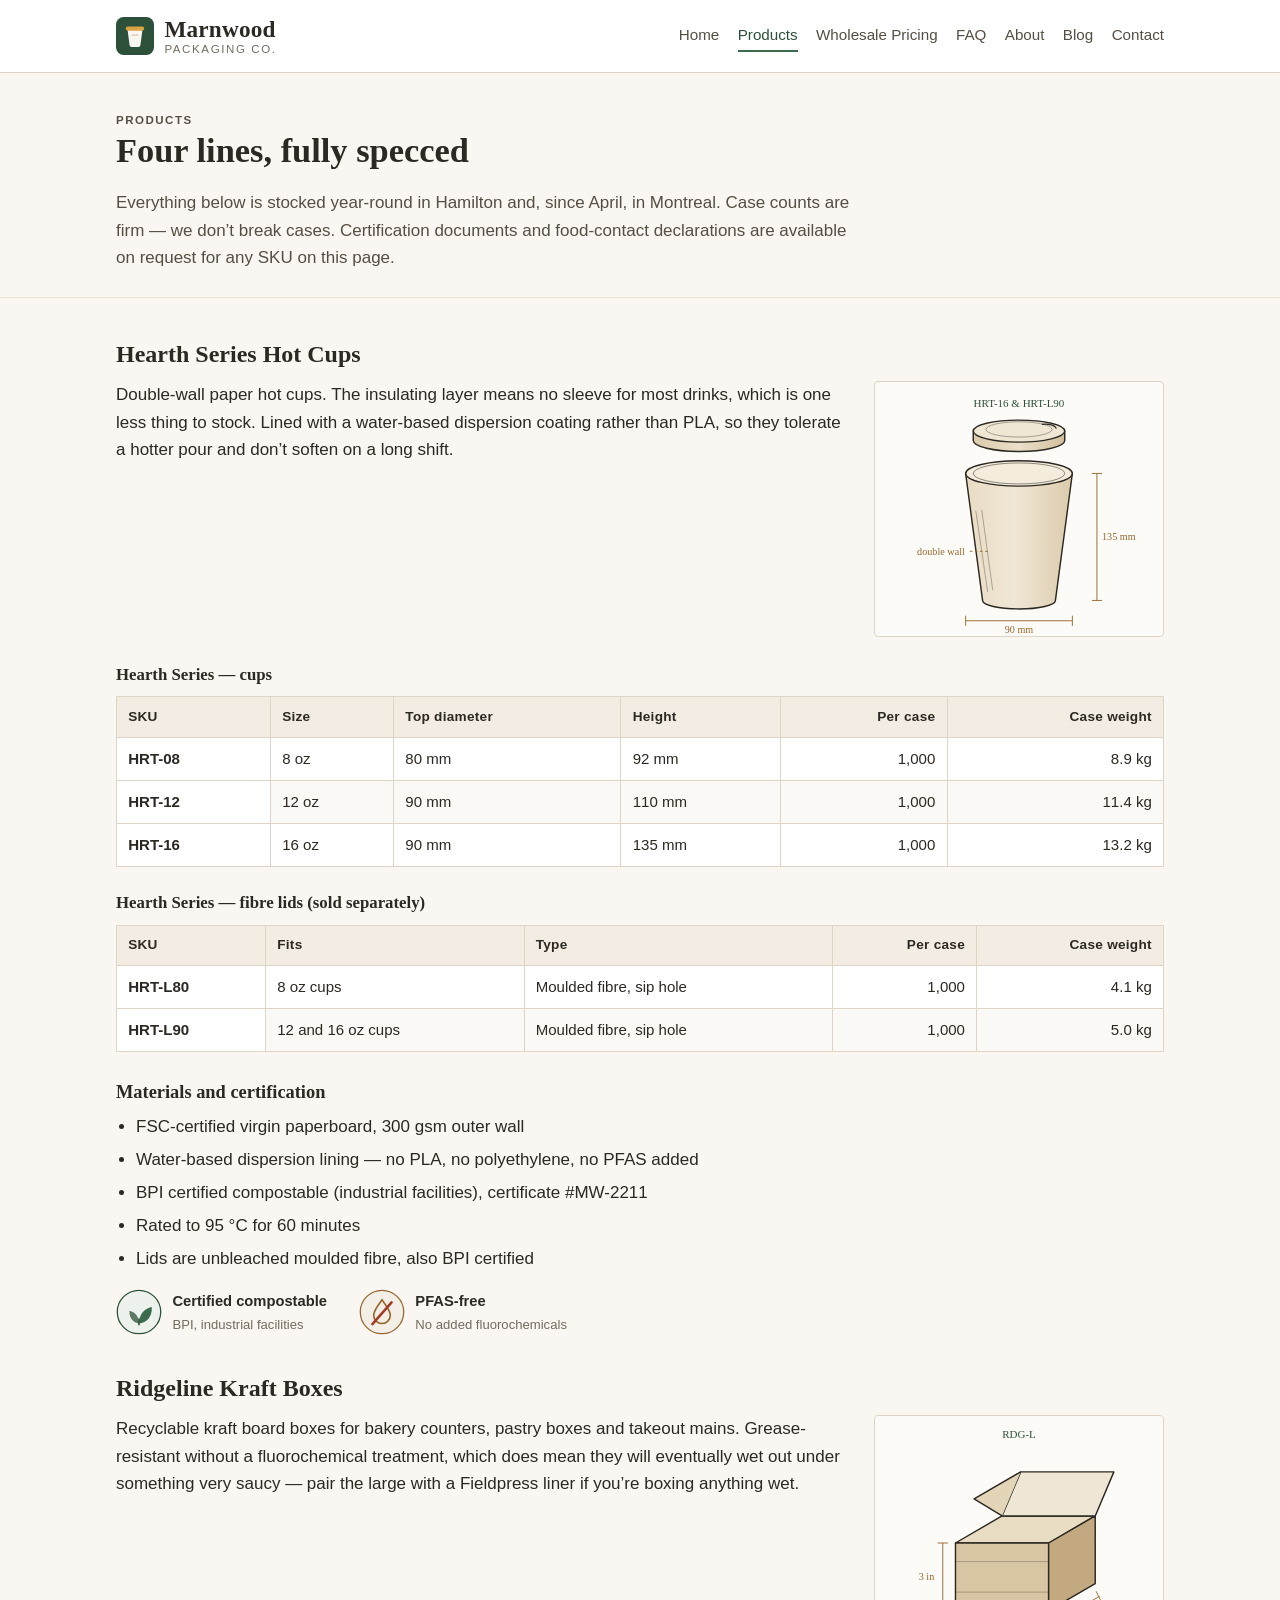
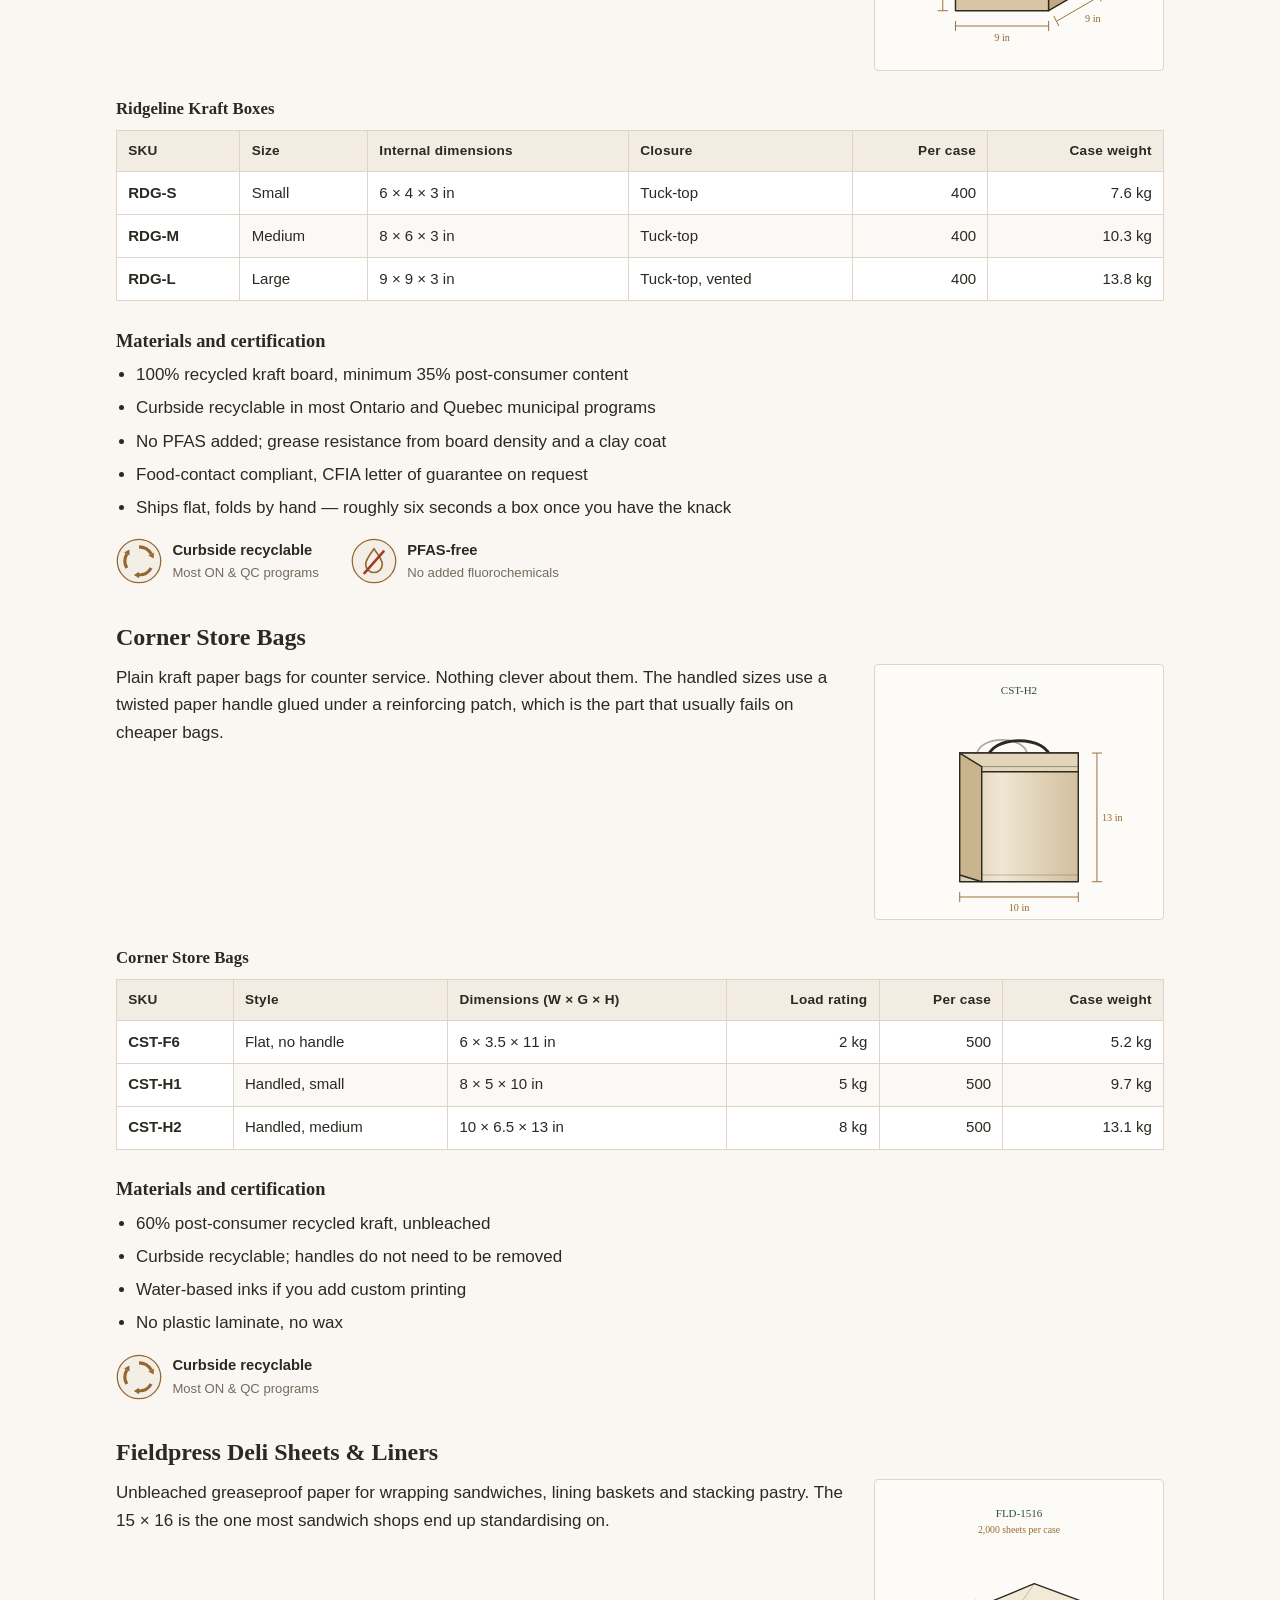
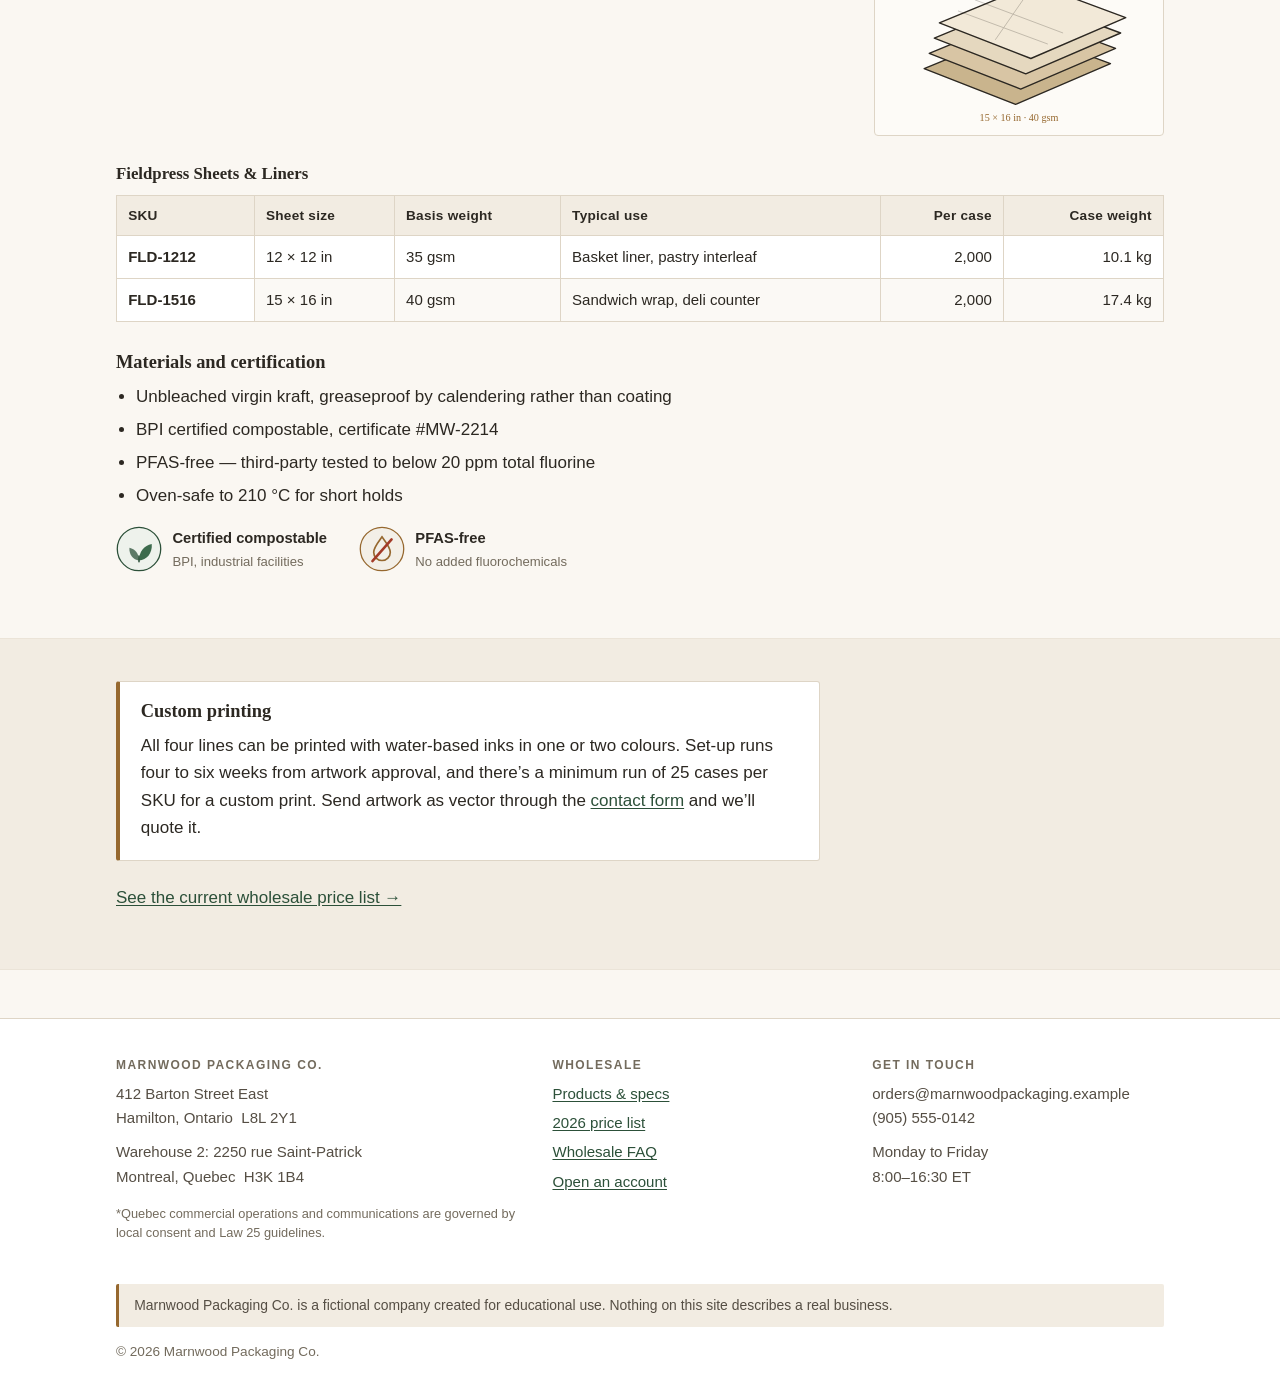
<file: products.html>
<!DOCTYPE html>
<html lang="en">
<head>
<meta charset="utf-8">
<meta name="viewport" content="width=device-width, initial-scale=1">
<meta name="robots" content="noindex, nofollow">
<title>Products &amp; Specifications — Marnwood Packaging Co.</title>
<meta name="description" content="Four product lines: Hearth hot cups, Ridgeline kraft boxes, Corner Store bags, Fieldpress sheets and liners. Full specs and case counts.">
<link rel="stylesheet" href="style.css">
<link rel="icon" href="assets/favicon.svg" type="image/svg+xml">
</head>
<body>
<a class="skip-link" href="#main">Skip to content</a>

<header class="site-header">
  <div class="wrap header-inner">
    <a class="brand" href="index.html">
      <img class="brand-logo" src="assets/mark.svg" alt="" width="38" height="38">
      <span class="brand-text">
        <span class="brand-mark">Marnwood</span>
        <span class="brand-sub">Packaging Co.</span>
      </span>
    </a>
    <nav class="site-nav" aria-label="Main">
      <a href="index.html">Home</a>
      <a href="products.html" aria-current="page">Products</a>
      <a href="pricing.html">Wholesale Pricing</a>
      <a href="faq.html">FAQ</a>
      <a href="about.html">About</a>
      <a href="blog/index.html">Blog</a>
      <a href="contact.html">Contact</a>
    </nav>
  </div>
</header>

<main id="main">

<div class="page-head">
  <div class="wrap">
    <p class="eyebrow">Products</p>
    <h1>Four lines, fully specced</h1>
    <p>Everything below is stocked year-round in Hamilton and, since April, in Montreal. Case counts are firm
    &mdash; we don&rsquo;t break cases. Certification documents and food-contact declarations are available on
    request for any SKU on this page.</p>
  </div>
</div>

<section class="section">
  <div class="wrap">

    <h2 id="hearth" style="margin-top:0">Hearth Series Hot Cups</h2>
    <div class="product-head">
      <p>Double-wall paper hot cups. The insulating layer means no sleeve for most drinks, which
    is one less thing to stock. Lined with a water-based dispersion coating rather than PLA, so they tolerate
    a hotter pour and don&rsquo;t soften on a long shift.</p>
      <img src="assets/product-hearth.svg" alt="Line drawing of a double-wall paper hot cup with a separate fibre lid" width="340" height="300" loading="lazy">
    </div>

    <div class="table-scroll">
      <table class="data">
        <caption>Hearth Series &mdash; cups</caption>
        <thead>
          <tr><th scope="col">SKU</th><th scope="col">Size</th><th scope="col">Top diameter</th><th scope="col">Height</th><th scope="col" class="num">Per case</th><th scope="col" class="num">Case weight</th></tr>
        </thead>
        <tbody>
          <tr><th scope="row">HRT-08</th><td>8 oz</td><td>80 mm</td><td>92 mm</td><td class="num">1,000</td><td class="num">8.9 kg</td></tr>
          <tr><th scope="row">HRT-12</th><td>12 oz</td><td>90 mm</td><td>110 mm</td><td class="num">1,000</td><td class="num">11.4 kg</td></tr>
          <tr><th scope="row">HRT-16</th><td>16 oz</td><td>90 mm</td><td>135 mm</td><td class="num">1,000</td><td class="num">13.2 kg</td></tr>
        </tbody>
      </table>
    </div>

    <div class="table-scroll">
      <table class="data">
        <caption>Hearth Series &mdash; fibre lids (sold separately)</caption>
        <thead>
          <tr><th scope="col">SKU</th><th scope="col">Fits</th><th scope="col">Type</th><th scope="col" class="num">Per case</th><th scope="col" class="num">Case weight</th></tr>
        </thead>
        <tbody>
          <tr><th scope="row">HRT-L80</th><td>8 oz cups</td><td>Moulded fibre, sip hole</td><td class="num">1,000</td><td class="num">4.1 kg</td></tr>
          <tr><th scope="row">HRT-L90</th><td>12 and 16 oz cups</td><td>Moulded fibre, sip hole</td><td class="num">1,000</td><td class="num">5.0 kg</td></tr>
        </tbody>
      </table>
    </div>

    <h3>Materials and certification</h3>
    <ul class="measure">
      <li>FSC-certified virgin paperboard, 300&nbsp;gsm outer wall</li>
      <li>Water-based dispersion lining &mdash; no PLA, no polyethylene, no PFAS added</li>
      <li>BPI certified compostable (industrial facilities), certificate&nbsp;#MW-2211</li>
      <li>Rated to 95&nbsp;&deg;C for 60 minutes</li>
      <li>Lids are unbleached moulded fibre, also BPI certified</li>
    </ul>
    <div class="badge-row">
      <div class="badge"><img src="assets/badge-compostable.svg" alt="" width="46" height="46"><span><strong>Certified compostable</strong><span>BPI, industrial facilities</span></span></div>
      <div class="badge"><img src="assets/badge-pfas.svg" alt="" width="46" height="46"><span><strong>PFAS-free</strong><span>No added fluorochemicals</span></span></div>
    </div>

    <h2 id="ridgeline">Ridgeline Kraft Boxes</h2>
    <div class="product-head">
      <p>Recyclable kraft board boxes for bakery counters, pastry boxes and takeout mains.
    Grease-resistant without a fluorochemical treatment, which does mean they will eventually wet out under
    something very saucy &mdash; pair the large with a Fieldpress liner if you&rsquo;re boxing anything wet.</p>
      <img src="assets/product-ridgeline.svg" alt="Isometric line drawing of a kraft tuck-top takeout box with the lid flap raised" width="340" height="300" loading="lazy">
    </div>

    <div class="table-scroll">
      <table class="data">
        <caption>Ridgeline Kraft Boxes</caption>
        <thead>
          <tr><th scope="col">SKU</th><th scope="col">Size</th><th scope="col">Internal dimensions</th><th scope="col">Closure</th><th scope="col" class="num">Per case</th><th scope="col" class="num">Case weight</th></tr>
        </thead>
        <tbody>
          <tr><th scope="row">RDG-S</th><td>Small</td><td>6 &times; 4 &times; 3 in</td><td>Tuck-top</td><td class="num">400</td><td class="num">7.6 kg</td></tr>
          <tr><th scope="row">RDG-M</th><td>Medium</td><td>8 &times; 6 &times; 3 in</td><td>Tuck-top</td><td class="num">400</td><td class="num">10.3 kg</td></tr>
          <tr><th scope="row">RDG-L</th><td>Large</td><td>9 &times; 9 &times; 3 in</td><td>Tuck-top, vented</td><td class="num">400</td><td class="num">13.8 kg</td></tr>
        </tbody>
      </table>
    </div>

    <h3>Materials and certification</h3>
    <ul class="measure">
      <li>100% recycled kraft board, minimum 35% post-consumer content</li>
      <li>Curbside recyclable in most Ontario and Quebec municipal programs</li>
      <li>No PFAS added; grease resistance from board density and a clay coat</li>
      <li>Food-contact compliant, CFIA letter of guarantee on request</li>
      <li>Ships flat, folds by hand &mdash; roughly six seconds a box once you have the knack</li>
    </ul>
    <div class="badge-row">
      <div class="badge"><img src="assets/badge-recyclable.svg" alt="" width="46" height="46"><span><strong>Curbside recyclable</strong><span>Most ON &amp; QC programs</span></span></div>
      <div class="badge"><img src="assets/badge-pfas.svg" alt="" width="46" height="46"><span><strong>PFAS-free</strong><span>No added fluorochemicals</span></span></div>
    </div>

    <h2 id="corner-store">Corner Store Bags</h2>
    <div class="product-head">
      <p>Plain kraft paper bags for counter service. Nothing clever about them. The handled
    sizes use a twisted paper handle glued under a reinforcing patch, which is the part that usually fails on
    cheaper bags.</p>
      <img src="assets/product-corner-store.svg" alt="Line drawing of a handled kraft paper bag showing the side gusset" width="340" height="300" loading="lazy">
    </div>

    <div class="table-scroll">
      <table class="data">
        <caption>Corner Store Bags</caption>
        <thead>
          <tr><th scope="col">SKU</th><th scope="col">Style</th><th scope="col">Dimensions (W &times; G &times; H)</th><th scope="col" class="num">Load rating</th><th scope="col" class="num">Per case</th><th scope="col" class="num">Case weight</th></tr>
        </thead>
        <tbody>
          <tr><th scope="row">CST-F6</th><td>Flat, no handle</td><td>6 &times; 3.5 &times; 11 in</td><td class="num">2 kg</td><td class="num">500</td><td class="num">5.2 kg</td></tr>
          <tr><th scope="row">CST-H1</th><td>Handled, small</td><td>8 &times; 5 &times; 10 in</td><td class="num">5 kg</td><td class="num">500</td><td class="num">9.7 kg</td></tr>
          <tr><th scope="row">CST-H2</th><td>Handled, medium</td><td>10 &times; 6.5 &times; 13 in</td><td class="num">8 kg</td><td class="num">500</td><td class="num">13.1 kg</td></tr>
        </tbody>
      </table>
    </div>

    <h3>Materials and certification</h3>
    <ul class="measure">
      <li>60% post-consumer recycled kraft, unbleached</li>
      <li>Curbside recyclable; handles do not need to be removed</li>
      <li>Water-based inks if you add custom printing</li>
      <li>No plastic laminate, no wax</li>
    </ul>
    <div class="badge-row">
      <div class="badge"><img src="assets/badge-recyclable.svg" alt="" width="46" height="46"><span><strong>Curbside recyclable</strong><span>Most ON &amp; QC programs</span></span></div>
    </div>

    <h2 id="fieldpress">Fieldpress Deli Sheets &amp; Liners</h2>
    <div class="product-head">
      <p>Unbleached greaseproof paper for wrapping sandwiches, lining baskets and stacking
    pastry. The 15 &times; 16 is the one most sandwich shops end up standardising on.</p>
      <img src="assets/product-fieldpress.svg" alt="Line drawing of a fanned stack of unbleached greaseproof deli sheets" width="340" height="300" loading="lazy">
    </div>

    <div class="table-scroll">
      <table class="data">
        <caption>Fieldpress Sheets &amp; Liners</caption>
        <thead>
          <tr><th scope="col">SKU</th><th scope="col">Sheet size</th><th scope="col">Basis weight</th><th scope="col">Typical use</th><th scope="col" class="num">Per case</th><th scope="col" class="num">Case weight</th></tr>
        </thead>
        <tbody>
          <tr><th scope="row">FLD-1212</th><td>12 &times; 12 in</td><td>35 gsm</td><td>Basket liner, pastry interleaf</td><td class="num">2,000</td><td class="num">10.1 kg</td></tr>
          <tr><th scope="row">FLD-1516</th><td>15 &times; 16 in</td><td>40 gsm</td><td>Sandwich wrap, deli counter</td><td class="num">2,000</td><td class="num">17.4 kg</td></tr>
        </tbody>
      </table>
    </div>

    <h3>Materials and certification</h3>
    <ul class="measure">
      <li>Unbleached virgin kraft, greaseproof by calendering rather than coating</li>
      <li>BPI certified compostable, certificate&nbsp;#MW-2214</li>
      <li>PFAS-free &mdash; third-party tested to below 20&nbsp;ppm total fluorine</li>
      <li>Oven-safe to 210&nbsp;&deg;C for short holds</li>
    </ul>
    <div class="badge-row">
      <div class="badge"><img src="assets/badge-compostable.svg" alt="" width="46" height="46"><span><strong>Certified compostable</strong><span>BPI, industrial facilities</span></span></div>
      <div class="badge"><img src="assets/badge-pfas.svg" alt="" width="46" height="46"><span><strong>PFAS-free</strong><span>No added fluorochemicals</span></span></div>
    </div>

  </div>
</section>

<section class="section section-alt">
  <div class="wrap">
    <div class="callout measure">
      <h3>Custom printing</h3>
      <p>All four lines can be printed with water-based inks in one or two colours. Set-up runs four to six
      weeks from artwork approval, and there&rsquo;s a minimum run of 25 cases per SKU for a custom print.
      Send artwork as vector through the <a href="contact.html">contact form</a> and we&rsquo;ll quote it.</p>
    </div>
    <p style="margin-top:1.4rem"><a href="pricing.html">See the current wholesale price list &rarr;</a></p>
  </div>
</section>

</main>

<footer class="site-footer">
  <div class="wrap">
    <div class="footer-cols">
      <div>
        <h2>Marnwood Packaging Co.</h2>
        <p>412 Barton Street East<br>Hamilton, Ontario&nbsp; L8L 2Y1</p>
        <p>Warehouse 2: 2250 rue Saint-Patrick<br>Montreal, Quebec&nbsp; H3K 1B4</p>
        <p class="legal-fine-print">*Quebec commercial operations and communications are governed by local consent and Law&nbsp;25 guidelines.</p>
      </div>
      <div>
        <h2>Wholesale</h2>
        <ul>
          <li><a href="products.html">Products &amp; specs</a></li>
          <li><a href="pricing.html">2026 price list</a></li>
          <li><a href="faq.html">Wholesale FAQ</a></li>
          <li><a href="contact.html">Open an account</a></li>
        </ul>
      </div>
      <div>
        <h2>Get in touch</h2>
        <p>orders@marnwoodpackaging.example<br>(905) 555&#8209;0142</p>
        <p>Monday to Friday<br>8:00&ndash;16:30 ET</p>
      </div>
    </div>
    <p class="fiction-notice">Marnwood Packaging Co. is a fictional company created for educational use. Nothing on this site describes a real business.</p>
    <p class="copyright">&copy; 2026 Marnwood Packaging Co.</p>
  </div>
</footer>

</body>
</html>
</file>
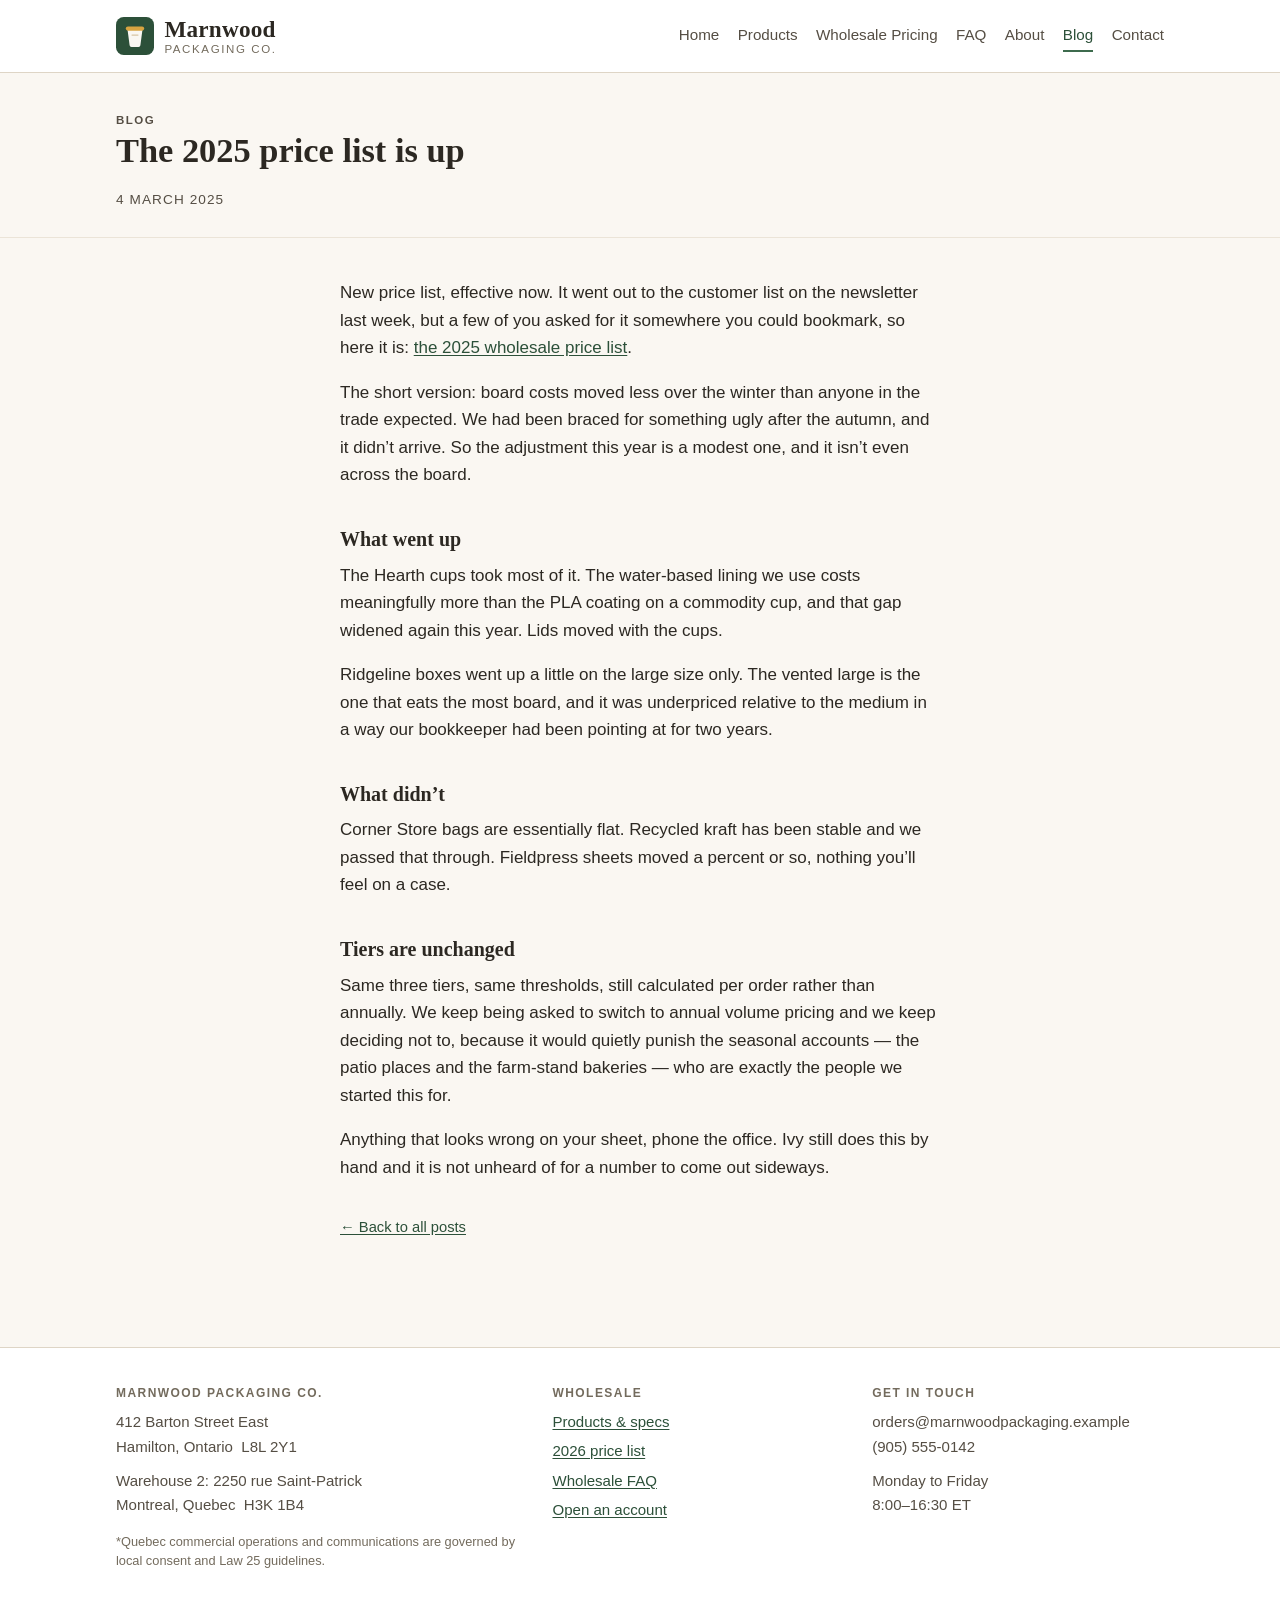
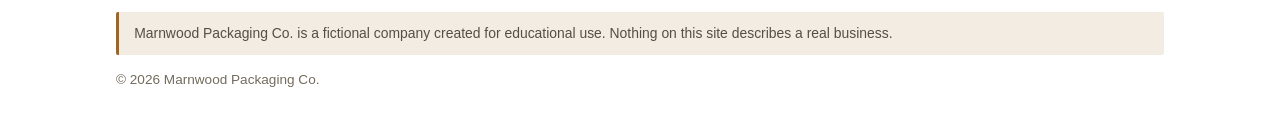
<file: blog/2025-price-list.html>
<!DOCTYPE html>
<html lang="en">
<head>
<meta charset="utf-8">
<meta name="viewport" content="width=device-width, initial-scale=1">
<meta name="robots" content="noindex, nofollow">
<title>The 2025 price list is up — Marnwood Packaging Co.</title>
<meta name="description" content="What changed in the 2025 wholesale price list and why.">
<link rel="stylesheet" href="../style.css">
<link rel="icon" href="../assets/favicon.svg" type="image/svg+xml">
</head>
<body>
<a class="skip-link" href="#main">Skip to content</a>

<header class="site-header">
  <div class="wrap header-inner">
    <a class="brand" href="../index.html">
      <img class="brand-logo" src="../assets/mark.svg" alt="" width="38" height="38">
      <span class="brand-text">
        <span class="brand-mark">Marnwood</span>
        <span class="brand-sub">Packaging Co.</span>
      </span>
    </a>
    <nav class="site-nav" aria-label="Main">
      <a href="../index.html">Home</a>
      <a href="../products.html">Products</a>
      <a href="../pricing.html">Wholesale Pricing</a>
      <a href="../faq.html">FAQ</a>
      <a href="../about.html">About</a>
      <a href="index.html" aria-current="page">Blog</a>
      <a href="../contact.html">Contact</a>
    </nav>
  </div>
</header>

<main id="main">

<div class="page-head">
  <div class="wrap">
    <p class="eyebrow">Blog</p>
    <h1>The 2025 price list is up</h1>
    <p class="post-meta" style="margin-bottom:0">4 March 2025</p>
  </div>
</div>

<section class="section">
  <div class="wrap prose">
    <p>New price list, effective now. It went out to the customer list on the newsletter last week, but
    a few of you asked for it somewhere you could bookmark, so here it is:
    <a href="../pricing-2025.html">the 2025 wholesale price list</a>.</p>

    <p>The short version: board costs moved less over the winter than anyone in the trade expected. We had
    been braced for something ugly after the autumn, and it didn&rsquo;t arrive. So the adjustment this year
    is a modest one, and it isn&rsquo;t even across the board.</p>

    <h2>What went up</h2>
    <p>The Hearth cups took most of it. The water-based lining we use costs meaningfully more than the PLA
    coating on a commodity cup, and that gap widened again this year. Lids moved with the cups.</p>

    <p>Ridgeline boxes went up a little on the large size only. The vented large is the one that eats the
    most board, and it was underpriced relative to the medium in a way our bookkeeper had been pointing at
    for two years.</p>

    <h2>What didn&rsquo;t</h2>
    <p>Corner Store bags are essentially flat. Recycled kraft has been stable and we passed that through.
    Fieldpress sheets moved a percent or so, nothing you&rsquo;ll feel on a case.</p>

    <h2>Tiers are unchanged</h2>
    <p>Same three tiers, same thresholds, still calculated per order rather than annually. We keep being
    asked to switch to annual volume pricing and we keep deciding not to, because it would quietly punish
    the seasonal accounts &mdash; the patio places and the farm-stand bakeries &mdash; who are exactly the
    people we started this for.</p>

    <p>Anything that looks wrong on your sheet, phone the office. Ivy still does this by hand and it is not
    unheard of for a number to come out sideways.</p>
    <p class="back-link" style="margin-top:2.2rem"><a href="index.html">&larr; Back to all posts</a></p>
  </div>
</section>

</main>

<footer class="site-footer">
  <div class="wrap">
    <div class="footer-cols">
      <div>
        <h2>Marnwood Packaging Co.</h2>
        <p>412 Barton Street East<br>Hamilton, Ontario&nbsp; L8L 2Y1</p>
        <p>Warehouse 2: 2250 rue Saint-Patrick<br>Montreal, Quebec&nbsp; H3K 1B4</p>
        <p class="legal-fine-print">*Quebec commercial operations and communications are governed by local consent and Law&nbsp;25 guidelines.</p>
      </div>
      <div>
        <h2>Wholesale</h2>
        <ul>
          <li><a href="../products.html">Products &amp; specs</a></li>
          <li><a href="../pricing.html">2026 price list</a></li>
          <li><a href="../faq.html">Wholesale FAQ</a></li>
          <li><a href="../contact.html">Open an account</a></li>
        </ul>
      </div>
      <div>
        <h2>Get in touch</h2>
        <p>orders@marnwoodpackaging.example<br>(905) 555&#8209;0142</p>
        <p>Monday to Friday<br>8:00&ndash;16:30 ET</p>
      </div>
    </div>
    <p class="fiction-notice">Marnwood Packaging Co. is a fictional company created for educational use. Nothing on this site describes a real business.</p>
    <p class="copyright">&copy; 2026 Marnwood Packaging Co.</p>
  </div>
</footer>

</body>
</html>
</file>
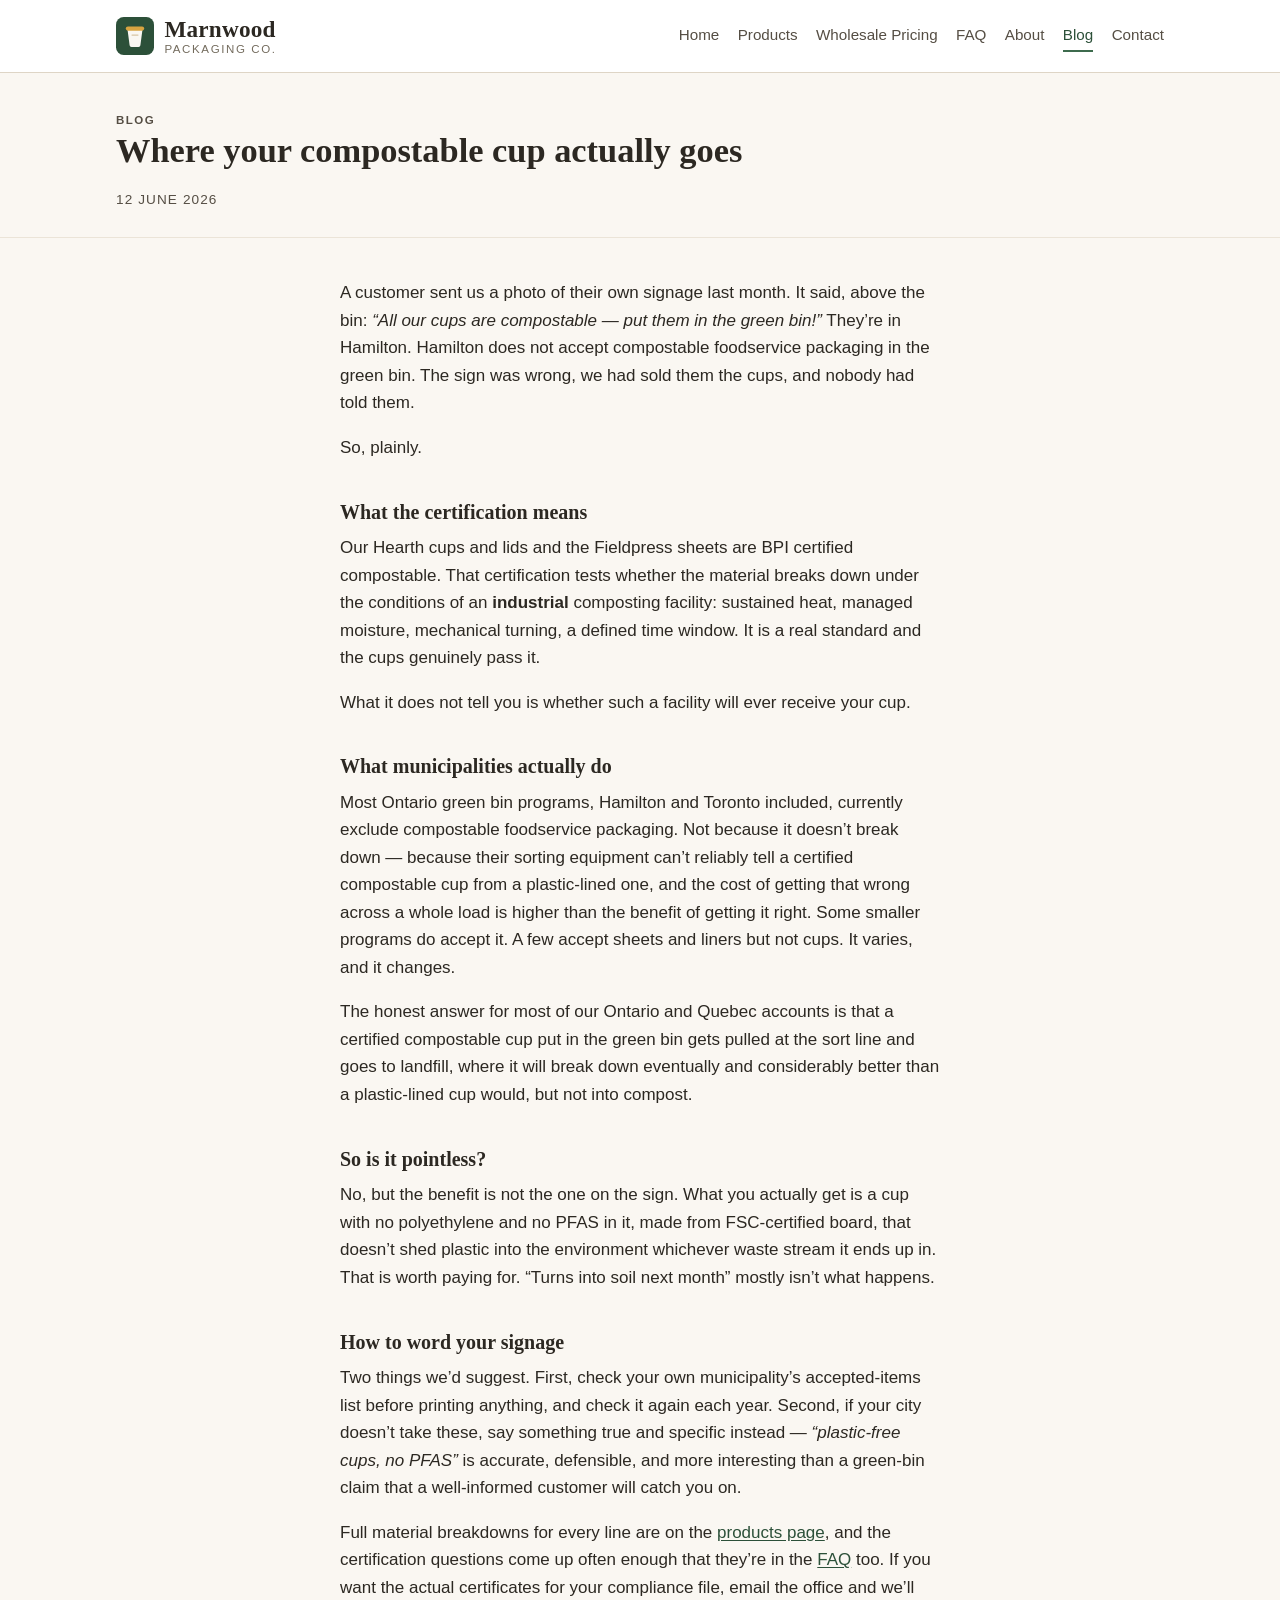
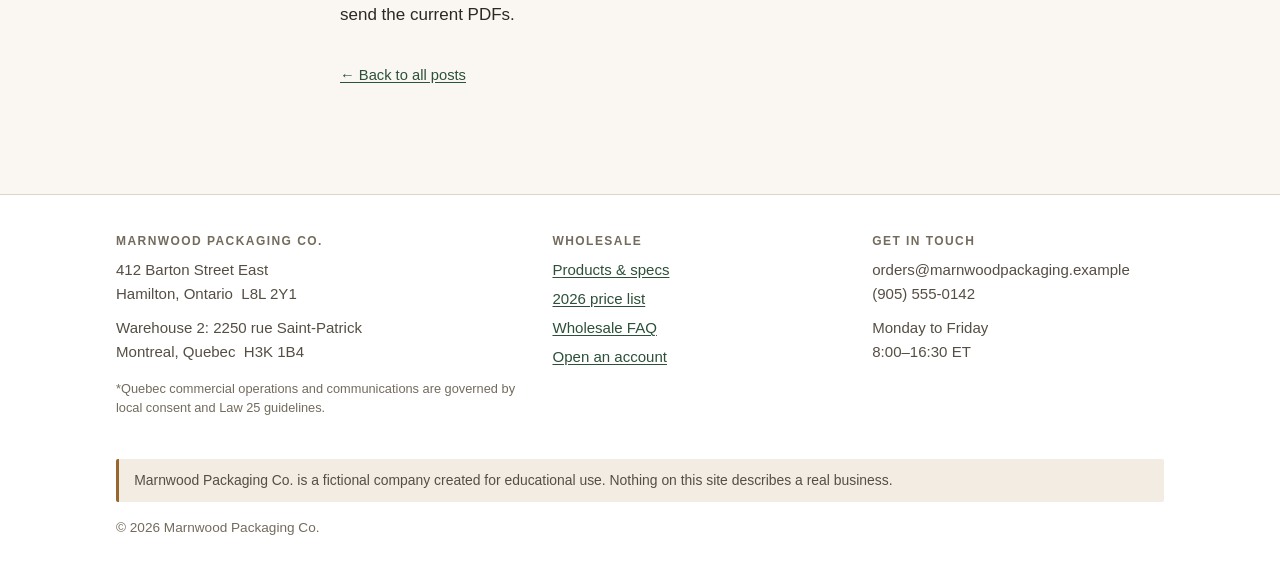
<file: blog/green-bin-reality.html>
<!DOCTYPE html>
<html lang="en">
<head>
<meta charset="utf-8">
<meta name="viewport" content="width=device-width, initial-scale=1">
<meta name="robots" content="noindex, nofollow">
<title>Where your compostable cup actually goes — Marnwood Packaging Co.</title>
<meta name="description" content="What BPI certification actually means, what your municipality does with compostable packaging, and how to word your signage honestly.">
<link rel="stylesheet" href="../style.css">
<link rel="icon" href="../assets/favicon.svg" type="image/svg+xml">
</head>
<body>
<a class="skip-link" href="#main">Skip to content</a>

<header class="site-header">
  <div class="wrap header-inner">
    <a class="brand" href="../index.html">
      <img class="brand-logo" src="../assets/mark.svg" alt="" width="38" height="38">
      <span class="brand-text">
        <span class="brand-mark">Marnwood</span>
        <span class="brand-sub">Packaging Co.</span>
      </span>
    </a>
    <nav class="site-nav" aria-label="Main">
      <a href="../index.html">Home</a>
      <a href="../products.html">Products</a>
      <a href="../pricing.html">Wholesale Pricing</a>
      <a href="../faq.html">FAQ</a>
      <a href="../about.html">About</a>
      <a href="index.html" aria-current="page">Blog</a>
      <a href="../contact.html">Contact</a>
    </nav>
  </div>
</header>

<main id="main">

<div class="page-head">
  <div class="wrap">
    <p class="eyebrow">Blog</p>
    <h1>Where your compostable cup actually goes</h1>
    <p class="post-meta" style="margin-bottom:0">12 June 2026</p>
  </div>
</div>

<section class="section">
  <div class="wrap prose">
    <p>A customer sent us a photo of their own signage last month. It said, above the bin:
    <em>&ldquo;All our cups are compostable &mdash; put them in the green bin!&rdquo;</em> They&rsquo;re in
    Hamilton. Hamilton does not accept compostable foodservice packaging in the green bin. The sign was
    wrong, we had sold them the cups, and nobody had told them.</p>

    <p>So, plainly.</p>

    <h2>What the certification means</h2>
    <p>Our Hearth cups and lids and the Fieldpress sheets are BPI certified compostable. That certification
    tests whether the material breaks down under the conditions of an <strong>industrial</strong> composting
    facility: sustained heat, managed moisture, mechanical turning, a defined time window. It is a real
    standard and the cups genuinely pass it.</p>

    <p>What it does not tell you is whether such a facility will ever receive your cup.</p>

    <h2>What municipalities actually do</h2>
    <p>Most Ontario green bin programs, Hamilton and Toronto included, currently exclude compostable
    foodservice packaging. Not because it doesn&rsquo;t break down &mdash; because their sorting equipment
    can&rsquo;t reliably tell a certified compostable cup from a plastic-lined one, and the cost of getting
    that wrong across a whole load is higher than the benefit of getting it right. Some smaller programs do
    accept it. A few accept sheets and liners but not cups. It varies, and it changes.</p>

    <p>The honest answer for most of our Ontario and Quebec accounts is that a certified compostable cup put
    in the green bin gets pulled at the sort line and goes to landfill, where it will break down eventually
    and considerably better than a plastic-lined cup would, but not into compost.</p>

    <h2>So is it pointless?</h2>
    <p>No, but the benefit is not the one on the sign. What you actually get is a cup with no polyethylene
    and no PFAS in it, made from FSC-certified board, that doesn&rsquo;t shed plastic into the environment
    whichever waste stream it ends up in. That is worth paying for. &ldquo;Turns into soil next month&rdquo;
    mostly isn&rsquo;t what happens.</p>

    <h2>How to word your signage</h2>
    <p>Two things we&rsquo;d suggest. First, check your own municipality&rsquo;s accepted-items list before
    printing anything, and check it again each year. Second, if your city doesn&rsquo;t take these, say
    something true and specific instead &mdash; <em>&ldquo;plastic-free cups, no PFAS&rdquo;</em> is
    accurate, defensible, and more interesting than a green-bin claim that a well-informed customer will
    catch you on.</p>

    <p>Full material breakdowns for every line are on the <a href="../products.html">products page</a>, and
    the certification questions come up often enough that they&rsquo;re in the <a href="../faq.html">FAQ</a>
    too. If you want the actual certificates for your compliance file, email the office and we&rsquo;ll send
    the current PDFs.</p>
    <p class="back-link" style="margin-top:2.2rem"><a href="index.html">&larr; Back to all posts</a></p>
  </div>
</section>

</main>

<footer class="site-footer">
  <div class="wrap">
    <div class="footer-cols">
      <div>
        <h2>Marnwood Packaging Co.</h2>
        <p>412 Barton Street East<br>Hamilton, Ontario&nbsp; L8L 2Y1</p>
        <p>Warehouse 2: 2250 rue Saint-Patrick<br>Montreal, Quebec&nbsp; H3K 1B4</p>
        <p class="legal-fine-print">*Quebec commercial operations and communications are governed by local consent and Law&nbsp;25 guidelines.</p>
      </div>
      <div>
        <h2>Wholesale</h2>
        <ul>
          <li><a href="../products.html">Products &amp; specs</a></li>
          <li><a href="../pricing.html">2026 price list</a></li>
          <li><a href="../faq.html">Wholesale FAQ</a></li>
          <li><a href="../contact.html">Open an account</a></li>
        </ul>
      </div>
      <div>
        <h2>Get in touch</h2>
        <p>orders@marnwoodpackaging.example<br>(905) 555&#8209;0142</p>
        <p>Monday to Friday<br>8:00&ndash;16:30 ET</p>
      </div>
    </div>
    <p class="fiction-notice">Marnwood Packaging Co. is a fictional company created for educational use. Nothing on this site describes a real business.</p>
    <p class="copyright">&copy; 2026 Marnwood Packaging Co.</p>
  </div>
</footer>

</body>
</html>
</file>
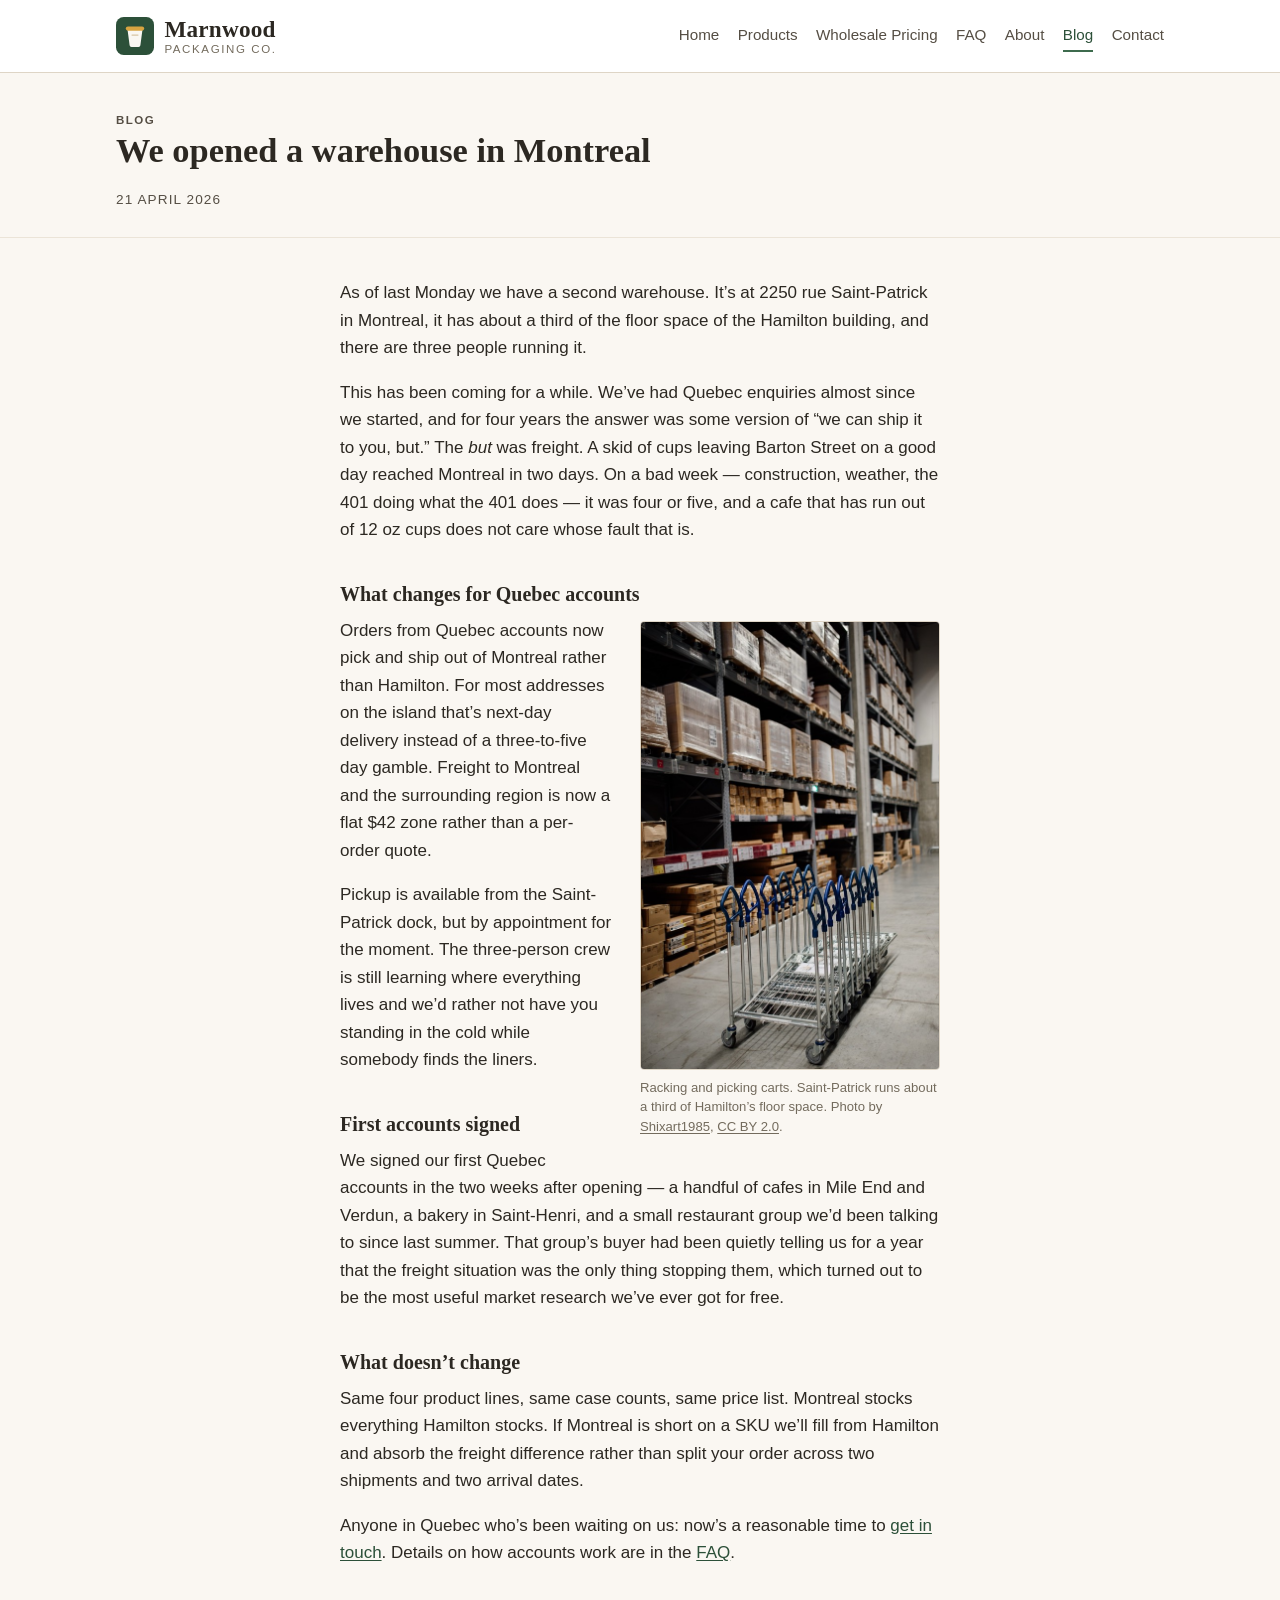
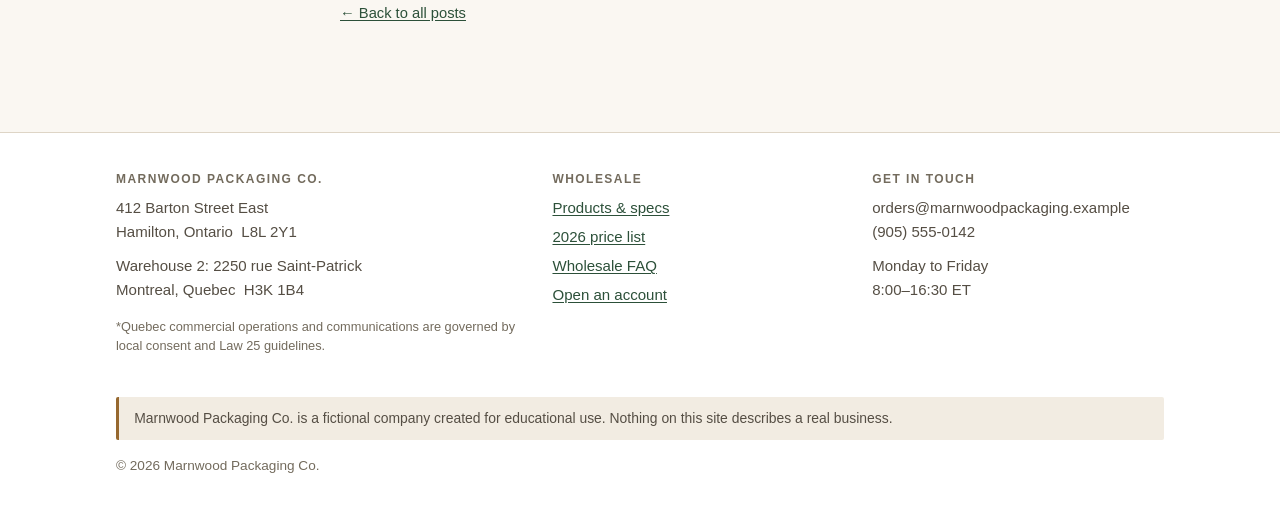
<file: blog/montreal-warehouse.html>
<!DOCTYPE html>
<html lang="en">
<head>
<meta charset="utf-8">
<meta name="viewport" content="width=device-width, initial-scale=1">
<meta name="robots" content="noindex, nofollow">
<title>We opened a warehouse in Montreal — Marnwood Packaging Co.</title>
<meta name="description" content="Marnwood opens a second warehouse on rue Saint-Patrick and signs its first Quebec accounts.">
<link rel="stylesheet" href="../style.css">
<link rel="icon" href="../assets/favicon.svg" type="image/svg+xml">
</head>
<body>
<a class="skip-link" href="#main">Skip to content</a>

<header class="site-header">
  <div class="wrap header-inner">
    <a class="brand" href="../index.html">
      <img class="brand-logo" src="../assets/mark.svg" alt="" width="38" height="38">
      <span class="brand-text">
        <span class="brand-mark">Marnwood</span>
        <span class="brand-sub">Packaging Co.</span>
      </span>
    </a>
    <nav class="site-nav" aria-label="Main">
      <a href="../index.html">Home</a>
      <a href="../products.html">Products</a>
      <a href="../pricing.html">Wholesale Pricing</a>
      <a href="../faq.html">FAQ</a>
      <a href="../about.html">About</a>
      <a href="index.html" aria-current="page">Blog</a>
      <a href="../contact.html">Contact</a>
    </nav>
  </div>
</header>

<main id="main">

<div class="page-head">
  <div class="wrap">
    <p class="eyebrow">Blog</p>
    <h1>We opened a warehouse in Montreal</h1>
    <p class="post-meta" style="margin-bottom:0">21 April 2026</p>
  </div>
</div>

<section class="section">
  <div class="wrap prose">
    <p>As of last Monday we have a second warehouse. It&rsquo;s at 2250 rue Saint-Patrick in Montreal,
    it has about a third of the floor space of the Hamilton building, and there are three people running it.</p>

    <p>This has been coming for a while. We&rsquo;ve had Quebec enquiries almost since we started, and for
    four years the answer was some version of &ldquo;we can ship it to you, but.&rdquo; The <em>but</em> was
    freight. A skid of cups leaving Barton Street on a good day reached Montreal in two days. On a bad week
    &mdash; construction, weather, the 401 doing what the 401 does &mdash; it was four or five, and a cafe
    that has run out of 12 oz cups does not care whose fault that is.</p>

    <h2>What changes for Quebec accounts</h2>
    <figure class="photo-figure photo-inset">
      <img src="../assets/img/warehouse-aisle.jpg" alt="A warehouse aisle with pallet racking full of cardboard cartons and a line of picking carts on the concrete floor" width="601" height="900" loading="lazy">
      <figcaption>Racking and picking carts. Saint-Patrick runs about a third of Hamilton&rsquo;s floor space.
      Photo by <a href="https://commons.wikimedia.org/wiki/File:Warehouse_interior_showcasing_organized_shelving_and_packages.jpg">Shixart1985</a>,
      <a href="https://creativecommons.org/licenses/by/2.0/">CC BY 2.0</a>.</figcaption>
    </figure>
    <p>Orders from Quebec accounts now pick and ship out of Montreal rather than Hamilton. For most addresses
    on the island that&rsquo;s next-day delivery instead of a three-to-five day gamble. Freight to Montreal
    and the surrounding region is now a flat $42 zone rather than a per-order quote.</p>

    <p>Pickup is available from the Saint-Patrick dock, but by appointment for the moment. The three-person
    crew is still learning where everything lives and we&rsquo;d rather not have you standing in the cold
    while somebody finds the liners.</p>

    <h2>First accounts signed</h2>
    <p>We signed our first Quebec accounts in the two weeks after opening &mdash; a handful of cafes in
    Mile End and Verdun, a bakery in Saint-Henri, and a small restaurant group we&rsquo;d been talking to
    since last summer. That group&rsquo;s buyer had been quietly telling us for a year that the freight
    situation was the only thing stopping them, which turned out to be the most useful market research
    we&rsquo;ve ever got for free.</p>

    <h2>What doesn&rsquo;t change</h2>
    <p>Same four product lines, same case counts, same price list. Montreal stocks everything Hamilton
    stocks. If Montreal is short on a SKU we&rsquo;ll fill from Hamilton and absorb the freight difference
    rather than split your order across two shipments and two arrival dates.</p>

    <p>Anyone in Quebec who&rsquo;s been waiting on us: now&rsquo;s a reasonable time to
    <a href="../contact.html">get in touch</a>. Details on how accounts work are in the
    <a href="../faq.html">FAQ</a>.</p>
    <p class="back-link" style="margin-top:2.2rem"><a href="index.html">&larr; Back to all posts</a></p>
  </div>
</section>

</main>

<footer class="site-footer">
  <div class="wrap">
    <div class="footer-cols">
      <div>
        <h2>Marnwood Packaging Co.</h2>
        <p>412 Barton Street East<br>Hamilton, Ontario&nbsp; L8L 2Y1</p>
        <p>Warehouse 2: 2250 rue Saint-Patrick<br>Montreal, Quebec&nbsp; H3K 1B4</p>
        <p class="legal-fine-print">*Quebec commercial operations and communications are governed by local consent and Law&nbsp;25 guidelines.</p>
      </div>
      <div>
        <h2>Wholesale</h2>
        <ul>
          <li><a href="../products.html">Products &amp; specs</a></li>
          <li><a href="../pricing.html">2026 price list</a></li>
          <li><a href="../faq.html">Wholesale FAQ</a></li>
          <li><a href="../contact.html">Open an account</a></li>
        </ul>
      </div>
      <div>
        <h2>Get in touch</h2>
        <p>orders@marnwoodpackaging.example<br>(905) 555&#8209;0142</p>
        <p>Monday to Friday<br>8:00&ndash;16:30 ET</p>
      </div>
    </div>
    <p class="fiction-notice">Marnwood Packaging Co. is a fictional company created for educational use. Nothing on this site describes a real business.</p>
    <p class="copyright">&copy; 2026 Marnwood Packaging Co.</p>
  </div>
</footer>

</body>
</html>
</file>
<file: style.css>
/* Marnwood Packaging Co. — single stylesheet, no build step, no dependencies. */

:root {
  --bg:          #faf7f2;
  --surface:     #ffffff;
  --surface-alt: #f2ece2;
  --ink:         #2c2822;
  --ink-soft:    #554e44;
  --ink-mute:    #736b5d;
  --rule:        #ded5c6;
  --rule-soft:   #ebe4d8;
  --green:       #3d6b4d;
  --green-dark:  #2c5039;
  --kraft:       #96682f;
  --maxw:        68rem;
}

*, *::before, *::after { box-sizing: border-box; }

html { -webkit-text-size-adjust: 100%; }

body {
  margin: 0;
  background: var(--bg);
  color: var(--ink);
  font-family: -apple-system, BlinkMacSystemFont, "Segoe UI", Roboto, Helvetica, Arial, sans-serif;
  font-size: 17px;
  line-height: 1.62;
}

h1, h2, h3, h4 {
  font-family: Georgia, "Iowan Old Style", "Times New Roman", serif;
  font-weight: 600;
  line-height: 1.22;
  color: var(--ink);
  margin: 0 0 0.5em;
}

h1 { font-size: 2.15rem; }
h2 { font-size: 1.5rem; margin-top: 2.4rem; }
h3 { font-size: 1.15rem; margin-top: 1.8rem; }

p, ul, ol, dl { margin: 0 0 1.05rem; }
ul, ol { padding-left: 1.25rem; }
li { margin-bottom: 0.35rem; }

a { color: var(--green-dark); text-decoration: underline; text-underline-offset: 2px; }
a:hover { color: var(--kraft); }

.wrap { max-width: var(--maxw); margin: 0 auto; padding: 0 1.25rem; }

.skip-link {
  position: absolute; left: -9999px; top: 0;
  background: var(--green-dark); color: #fff; padding: 0.6rem 1rem; z-index: 10;
}
.skip-link:focus { left: 0; }

/* ---------- Header ---------- */

.site-header {
  background: var(--surface);
  border-bottom: 1px solid var(--rule);
}

.header-inner {
  display: flex;
  flex-wrap: wrap;
  align-items: center;
  justify-content: space-between;
  gap: 0.75rem 1.5rem;
  padding-top: 1rem;
  padding-bottom: 1rem;
}

.brand { text-decoration: none; color: var(--ink); line-height: 1.15; display: block; }
.brand:hover { color: var(--ink); }
.brand-mark {
  display: block;
  font-family: Georgia, serif;
  font-size: 1.45rem;
  font-weight: 600;
  letter-spacing: 0.01em;
}
.brand-sub {
  display: block;
  font-size: 0.72rem;
  text-transform: uppercase;
  letter-spacing: 0.14em;
  color: var(--ink-mute);
}

.site-nav { display: flex; flex-wrap: wrap; gap: 0.35rem 1.15rem; }
.site-nav a {
  text-decoration: none;
  color: var(--ink-soft);
  font-size: 0.95rem;
  padding: 0.2rem 0;
  border-bottom: 2px solid transparent;
}
.site-nav a:hover { color: var(--green-dark); border-bottom-color: var(--green); }
.site-nav a[aria-current="page"] { color: var(--green-dark); border-bottom-color: var(--green); }

/* ---------- Sections ---------- */

main { display: block; }

.section { padding: 2.6rem 0; }
.section-alt { background: var(--surface-alt); border-top: 1px solid var(--rule-soft); border-bottom: 1px solid var(--rule-soft); }
.section-tight { padding: 1.8rem 0; }

.page-head { padding: 2.4rem 0 1.6rem; border-bottom: 1px solid var(--rule-soft); }
.page-head p { max-width: 46rem; color: var(--ink-soft); margin-bottom: 0; }

.eyebrow {
  text-transform: uppercase;
  letter-spacing: 0.13em;
  font-size: 0.72rem;
  color: var(--kraft);
  margin-bottom: 0.6rem;
  font-weight: 600;
}

.lede { font-size: 1.12rem; color: var(--ink-soft); max-width: 44rem; }

.hero { background: var(--surface); border-bottom: 1px solid var(--rule); padding: 3.2rem 0 2.8rem; }
.hero h1 { font-size: 2.5rem; max-width: 20ch; }

.measure { max-width: 44rem; }

/* ---------- Buttons ---------- */

.btn {
  display: inline-block;
  padding: 0.62rem 1.15rem;
  border-radius: 3px;
  text-decoration: none;
  font-size: 0.95rem;
  border: 1px solid var(--green-dark);
}
.btn-primary { background: var(--green-dark); color: #fff; }
.btn-primary:hover { background: var(--green); color: #fff; }
.btn-ghost { background: transparent; color: var(--green-dark); }
.btn-ghost:hover { background: var(--surface-alt); color: var(--green-dark); }
.btn-row { display: flex; flex-wrap: wrap; gap: 0.75rem; margin-top: 1.4rem; }

/* ---------- Cards & grids ---------- */

.grid { display: grid; gap: 1.25rem; }
.grid-2 { grid-template-columns: repeat(2, 1fr); }
.grid-3 { grid-template-columns: repeat(3, 1fr); }
.grid-4 { grid-template-columns: repeat(4, 1fr); }

.card {
  background: var(--surface);
  border: 1px solid var(--rule);
  border-radius: 4px;
  padding: 1.25rem 1.3rem;
}
.card h3 { margin-top: 0; }
.card p:last-child { margin-bottom: 0; }
.card-note { font-size: 0.88rem; color: var(--ink-mute); }

.stats { display: grid; grid-template-columns: repeat(4, 1fr); gap: 1.25rem; }
.stat { border-left: 3px solid var(--kraft); padding-left: 0.9rem; }
.stat-num { display: block; font-family: Georgia, serif; font-size: 1.75rem; color: var(--green-dark); }
.stat-label { display: block; font-size: 0.9rem; color: var(--ink-soft); }

.steps { counter-reset: step; display: grid; grid-template-columns: repeat(3, 1fr); gap: 1.5rem; }
.step { border-top: 3px solid var(--rule); padding-top: 0.9rem; }
.step h3 { margin-top: 0; font-size: 1.05rem; }
.step h3::before {
  counter-increment: step;
  content: counter(step);
  display: inline-block;
  width: 1.5rem; height: 1.5rem;
  margin-right: 0.5rem;
  border-radius: 50%;
  background: var(--green-dark);
  color: #fff;
  font-family: -apple-system, sans-serif;
  font-size: 0.8rem;
  text-align: center;
  line-height: 1.5rem;
}

/* ---------- Callouts ---------- */

.callout {
  background: var(--surface);
  border: 1px solid var(--rule);
  border-left: 4px solid var(--kraft);
  border-radius: 3px;
  padding: 1.15rem 1.3rem;
}
.callout h3 { margin-top: 0; }
.callout p:last-child { margin-bottom: 0; }

/* ---------- Tables ---------- */

.table-scroll { overflow-x: auto; margin: 0 0 1.4rem; }

table.data {
  width: 100%;
  border-collapse: collapse;
  background: var(--surface);
  font-size: 0.94rem;
  min-width: 34rem;
}
table.data caption {
  text-align: left;
  font-family: Georgia, serif;
  font-size: 1.05rem;
  font-weight: 600;
  padding: 0 0 0.5rem;
}
table.data th, table.data td {
  border: 1px solid var(--rule);
  padding: 0.55rem 0.7rem;
  text-align: left;
  vertical-align: top;
}
table.data thead th { background: var(--surface-alt); font-size: 0.85rem; letter-spacing: 0.02em; }
table.data tbody th { font-weight: 600; }
table.data td.num, table.data th.num { text-align: right; white-space: nowrap; }
table.data tbody tr:nth-child(even) td { background: #fbf9f5; }

.table-note { font-size: 0.9rem; color: var(--ink-mute); margin-top: -0.7rem; }

/* ---------- FAQ ---------- */

.faq-nav { background: var(--surface); border: 1px solid var(--rule); border-radius: 4px; padding: 1.1rem 1.3rem; }
.faq-nav ul { columns: 2; column-gap: 2rem; margin-bottom: 0; padding-left: 1.1rem; }
.faq-nav li { break-inside: avoid; font-size: 0.93rem; }

.faq-group { margin-top: 2.4rem; }
.faq-item { border-bottom: 1px solid var(--rule-soft); padding-bottom: 1.1rem; margin-bottom: 1.1rem; }
.faq-item:last-child { border-bottom: 0; }
.faq-item h3 { margin-top: 0; font-size: 1.08rem; }
.faq-item p:last-child { margin-bottom: 0; }

/* ---------- Forms ---------- */

.form-grid { display: grid; grid-template-columns: repeat(2, 1fr); gap: 1.1rem; }
.field { display: flex; flex-direction: column; }
.field-full { grid-column: 1 / -1; }
.field label { font-size: 0.9rem; font-weight: 600; margin-bottom: 0.3rem; }
.field .hint { font-size: 0.83rem; color: var(--ink-mute); margin: 0.3rem 0 0; }

input[type="text"], input[type="email"], input[type="tel"], select, textarea {
  font: inherit;
  font-size: 0.95rem;
  color: var(--ink);
  background: var(--surface);
  border: 1px solid var(--rule);
  border-radius: 3px;
  padding: 0.55rem 0.65rem;
  width: 100%;
}
textarea { min-height: 9rem; resize: vertical; }
input:focus, select:focus, textarea:focus { outline: 2px solid var(--green); outline-offset: 1px; }

.checkbox-row { display: flex; align-items: flex-start; gap: 0.55rem; grid-column: 1 / -1; }
.checkbox-row label { font-weight: 400; font-size: 0.95rem; margin: 0; }
.checkbox-row input { margin-top: 0.4rem; }

fieldset { border: 1px solid var(--rule); border-radius: 4px; padding: 1.2rem 1.3rem 1.4rem; margin: 0 0 1.5rem; background: var(--surface); }
legend { font-family: Georgia, serif; font-weight: 600; padding: 0 0.4rem; }

/* ---------- Blog ---------- */

.post-list { list-style: none; padding: 0; margin: 0; }
.post-item { border-bottom: 1px solid var(--rule-soft); padding: 1.4rem 0; }
.post-item:first-child { padding-top: 0.6rem; }
.post-item h2 { margin-top: 0; font-size: 1.3rem; }
.post-item p:last-child { margin-bottom: 0; }

.post-meta { font-size: 0.85rem; color: var(--ink-mute); text-transform: uppercase; letter-spacing: 0.08em; margin-bottom: 0.4rem; }

.prose { max-width: 40rem; }
.prose h2 { font-size: 1.25rem; }

.back-link { font-size: 0.92rem; }

/* ---------- Footer ---------- */

.site-footer {
  background: var(--surface);
  border-top: 1px solid var(--rule);
  margin-top: 3rem;
  padding: 2.4rem 0 1.8rem;
  font-size: 0.94rem;
  color: var(--ink-soft);
}
.footer-cols { display: grid; grid-template-columns: 1.4fr 1fr 1fr; gap: 1.75rem; }
.footer-cols h2 {
  font-family: -apple-system, sans-serif;
  font-size: 0.75rem;
  text-transform: uppercase;
  letter-spacing: 0.12em;
  color: var(--ink-mute);
  margin: 0 0 0.6rem;
}
.footer-cols ul { list-style: none; padding: 0; margin: 0; }
.footer-cols li { margin-bottom: 0.3rem; }
.footer-cols p { margin-bottom: 0.6rem; }

.fiction-notice {
  margin: 2rem 0 0.9rem;
  padding: 0.7rem 0.95rem;
  background: var(--surface-alt);
  border-left: 3px solid var(--kraft);
  border-radius: 2px;
  font-size: 0.87rem;
  line-height: 1.5;
  color: var(--ink-soft);
}

.legal-fine-print { font-size: 0.8rem; color: var(--ink-mute); margin: 0.9rem 0 0; line-height: 1.5; }
.copyright { font-size: 0.85rem; color: var(--ink-mute); margin: 0; }

/* ---------- Responsive ---------- */

@media (max-width: 62rem) {
  .grid-4 { grid-template-columns: repeat(2, 1fr); }
  .stats { grid-template-columns: repeat(2, 1fr); }
}

@media (max-width: 46rem) {
  body { font-size: 16px; }
  h1 { font-size: 1.8rem; }
  .hero h1 { font-size: 2rem; }
  .grid-2, .grid-3, .grid-4 { grid-template-columns: 1fr; }
  .steps { grid-template-columns: 1fr; }
  .footer-cols { grid-template-columns: 1fr; }
  .form-grid { grid-template-columns: 1fr; }
  .faq-nav ul { columns: 1; }
  .header-inner { flex-direction: column; align-items: flex-start; }
}

/* ================= Imagery ================= */

.brand { display: flex; align-items: center; gap: 0.65rem; }
.brand-logo { width: 38px; height: 38px; flex: none; display: block; }
.brand-text { display: block; }

/* Product line drawings */
.card-media { padding: 0; overflow: hidden; display: flex; flex-direction: column; }
.product-art {
  display: block; width: 100%; height: auto;
  background: #fdfbf7;
  border-bottom: 1px solid var(--rule);
}
.card-body { padding: 1.1rem 1.3rem 1.25rem; }
.card-body h3 { margin-top: 0; }
.card-body p:last-child { margin-bottom: 0; }

.product-head {
  display: grid;
  grid-template-columns: 1fr 290px;
  gap: 1.9rem;
  align-items: start;
  margin-bottom: 1.5rem;
}
.product-head > p { margin-bottom: 0; }
.product-head img {
  width: 100%; height: auto;
  background: #fdfbf7;
  border: 1px solid var(--rule);
  border-radius: 4px;
}

/* Certification badges */
.badge-row { display: flex; flex-wrap: wrap; gap: 1.1rem 2rem; margin: 0 0 1.5rem; }
.badge { display: flex; align-items: center; gap: 0.65rem; }
.badge img { width: 46px; height: 46px; flex: none; }
.badge strong { display: block; font-size: 0.92rem; color: var(--ink); }
.badge span { display: block; font-size: 0.82rem; color: var(--ink-mute); }

/* Photographs */
.photo-figure { margin: 0 0 1.5rem; }
.photo-figure img {
  width: 100%; height: auto; display: block;
  border: 1px solid var(--rule);
  border-radius: 4px;
}
.photo-figure figcaption {
  font-size: 0.82rem;
  line-height: 1.5;
  color: var(--ink-mute);
  margin-top: 0.5rem;
}
.photo-figure figcaption a { color: var(--ink-mute); }

.photo-inset { float: right; width: 300px; margin: 0.3rem 0 1.2rem 1.8rem; }

/* Kraft paper band */
.kraft-band {
  background-color: #e9d9bb;
  background-image: url('assets/img/kraft-texture.jpg');
  background-size: 300px auto;
  border-top: 1px solid var(--rule);
  border-bottom: 1px solid var(--rule);
}
.kraft-band .step { border-top-color: rgba(44, 40, 34, 0.28); }
.kraft-band .lede, .kraft-band p { color: var(--ink); }

@media (max-width: 62rem) {
  .product-head { grid-template-columns: 1fr; }
  .product-head img { max-width: 320px; }
}
@media (max-width: 46rem) {
  .photo-inset { float: none; width: 100%; margin: 0 0 1.2rem; }
  .brand-logo { width: 34px; height: 34px; }
}
</file>
